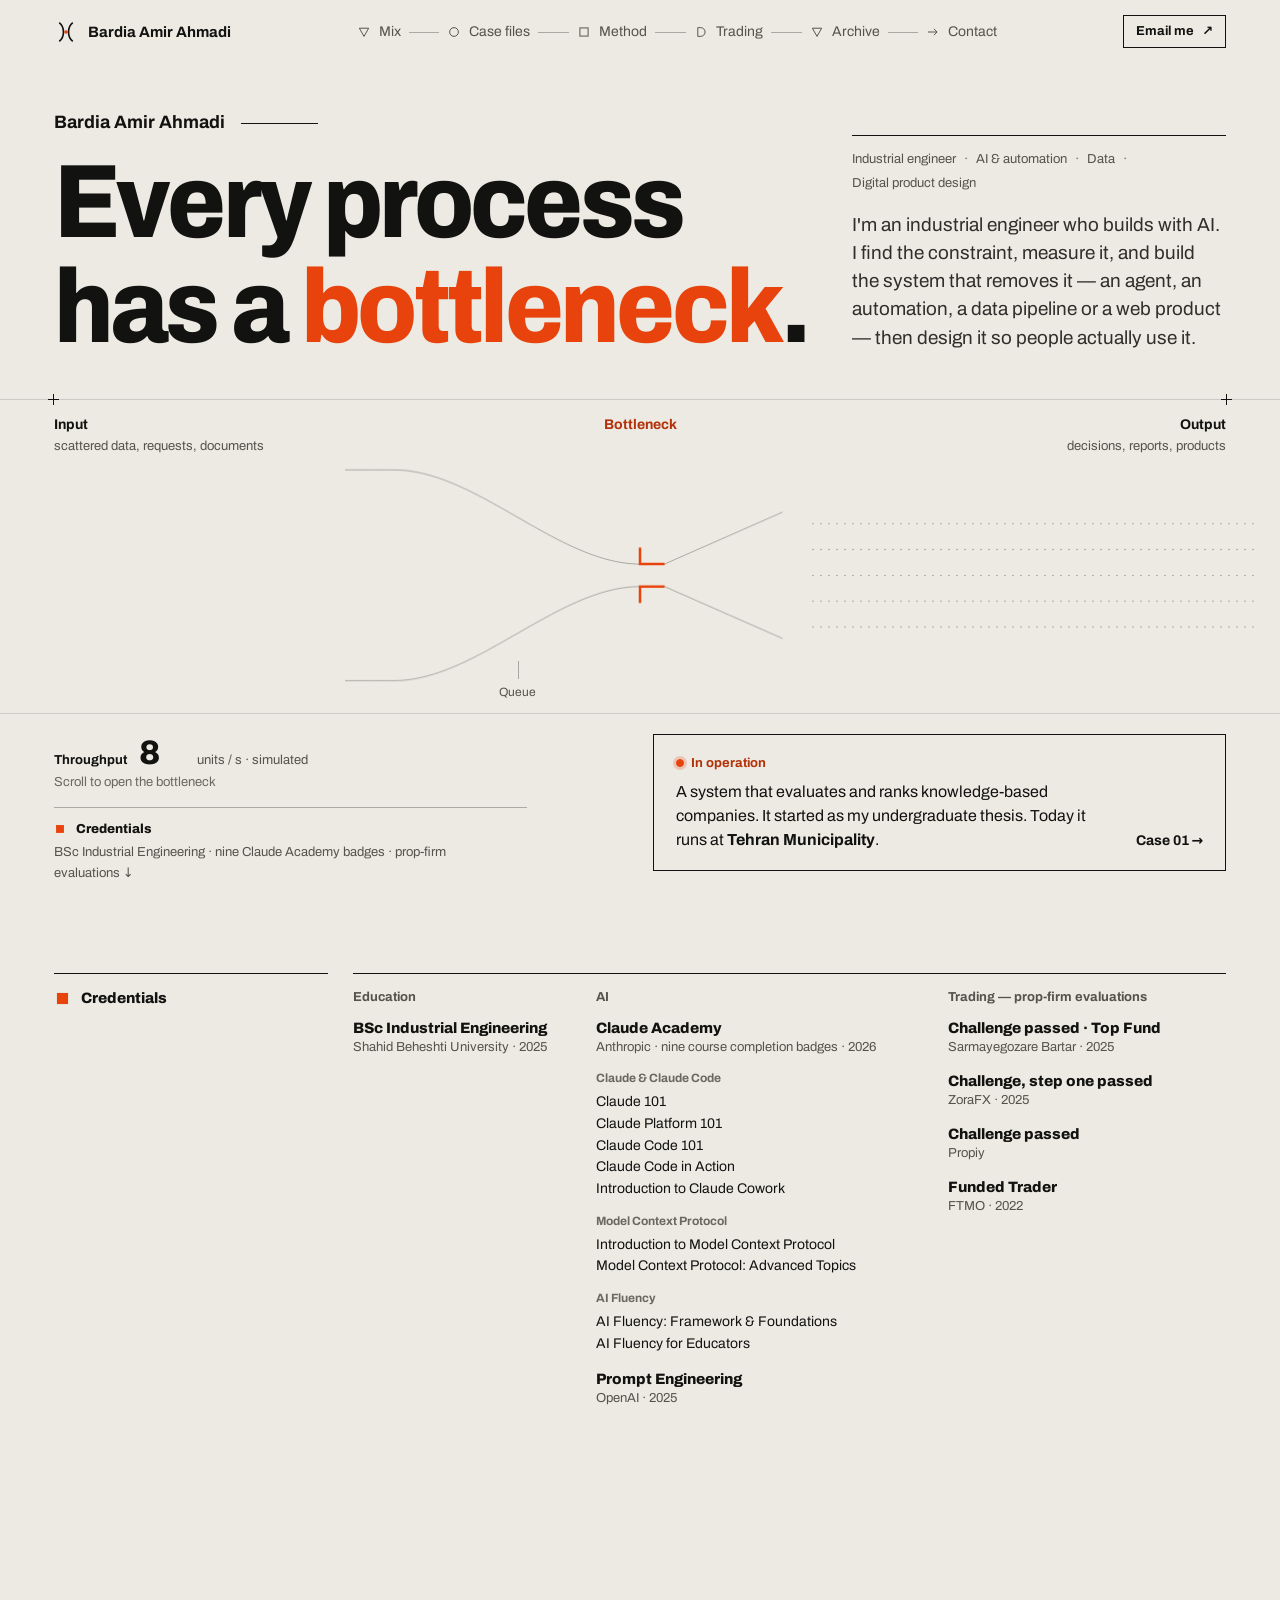
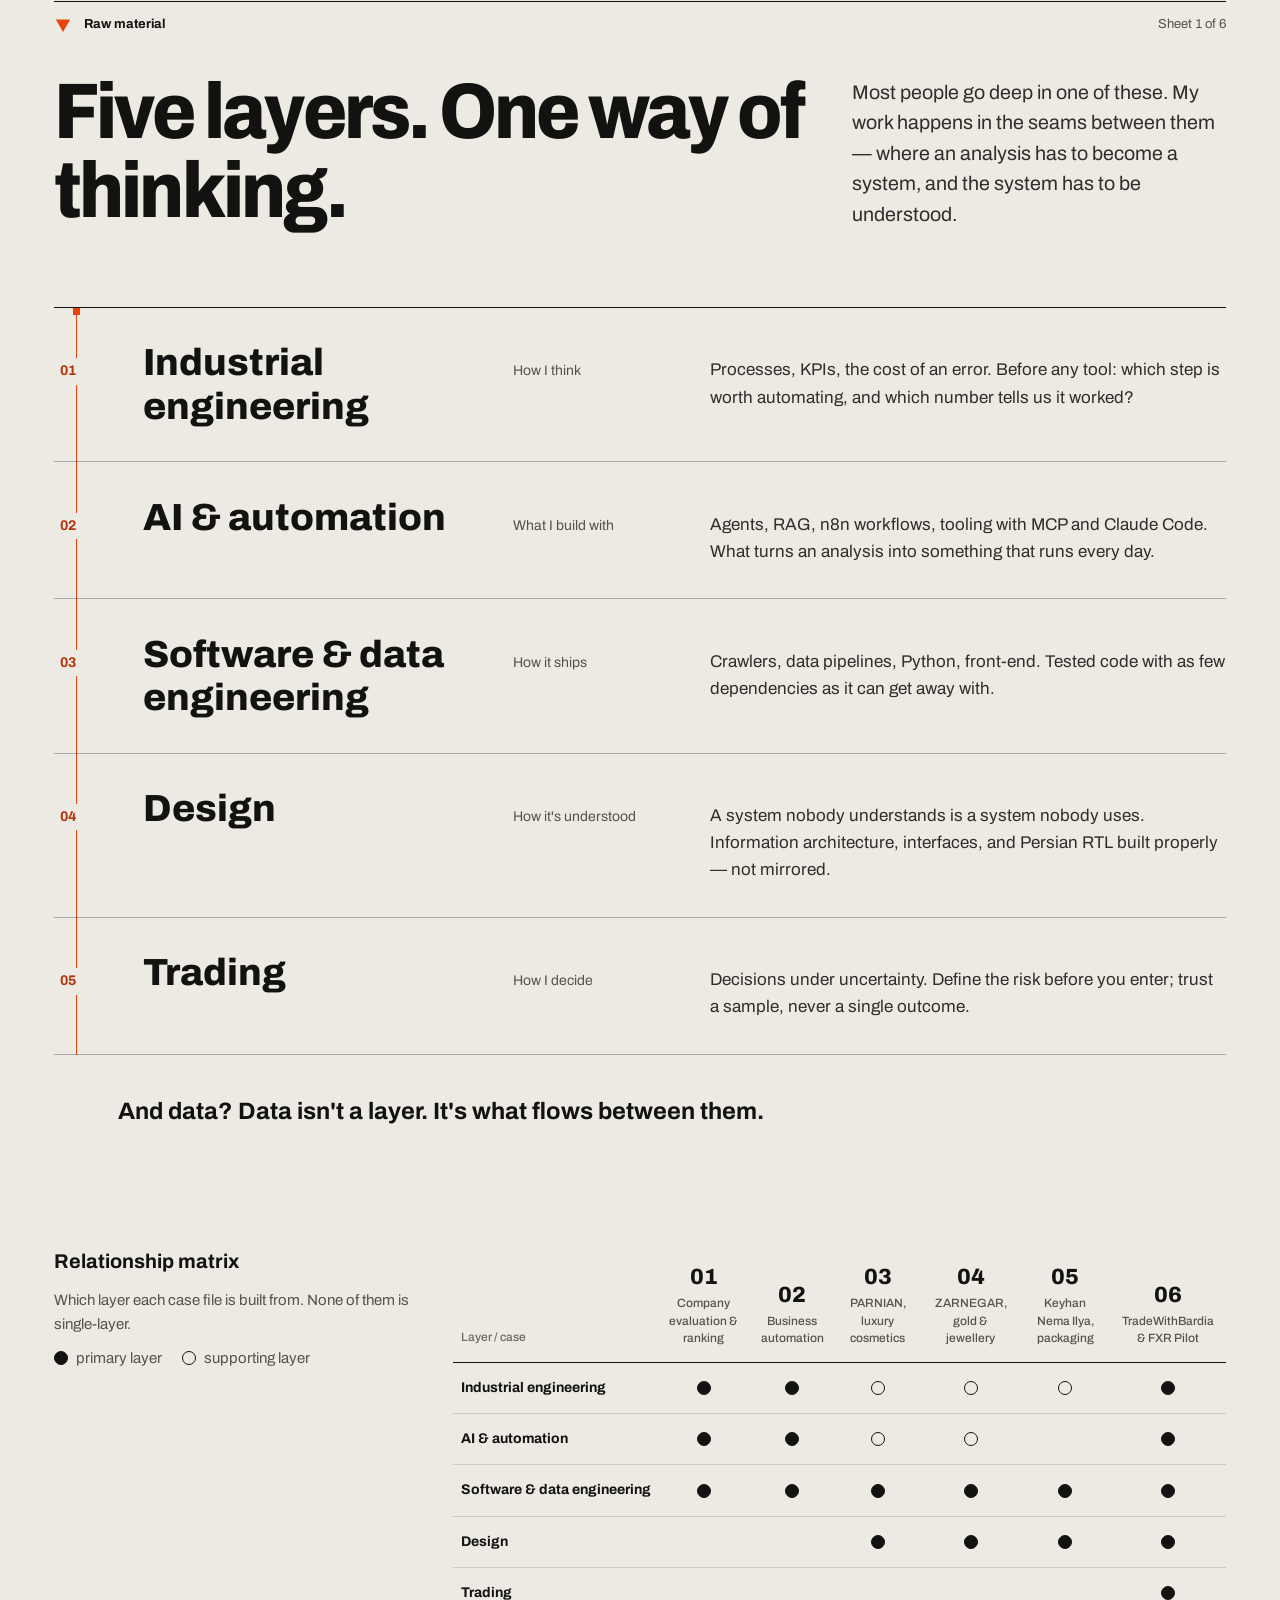
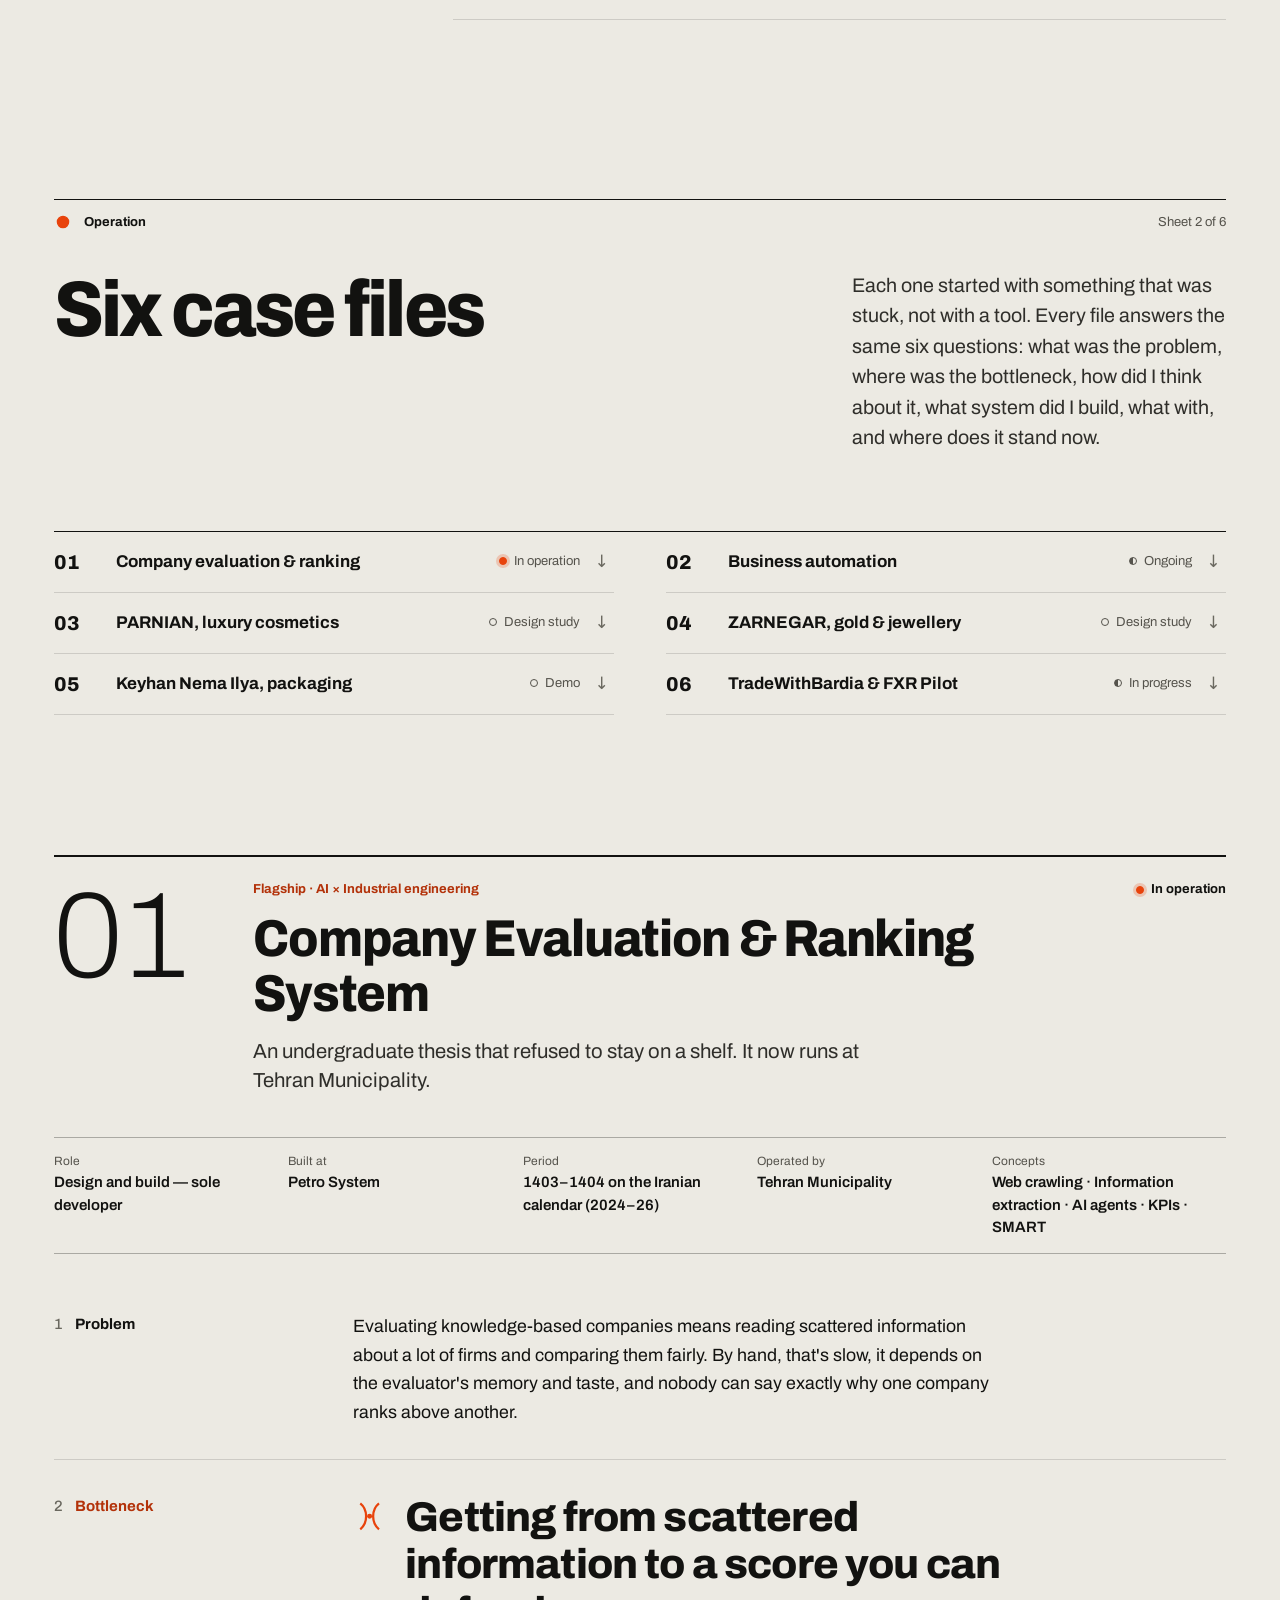
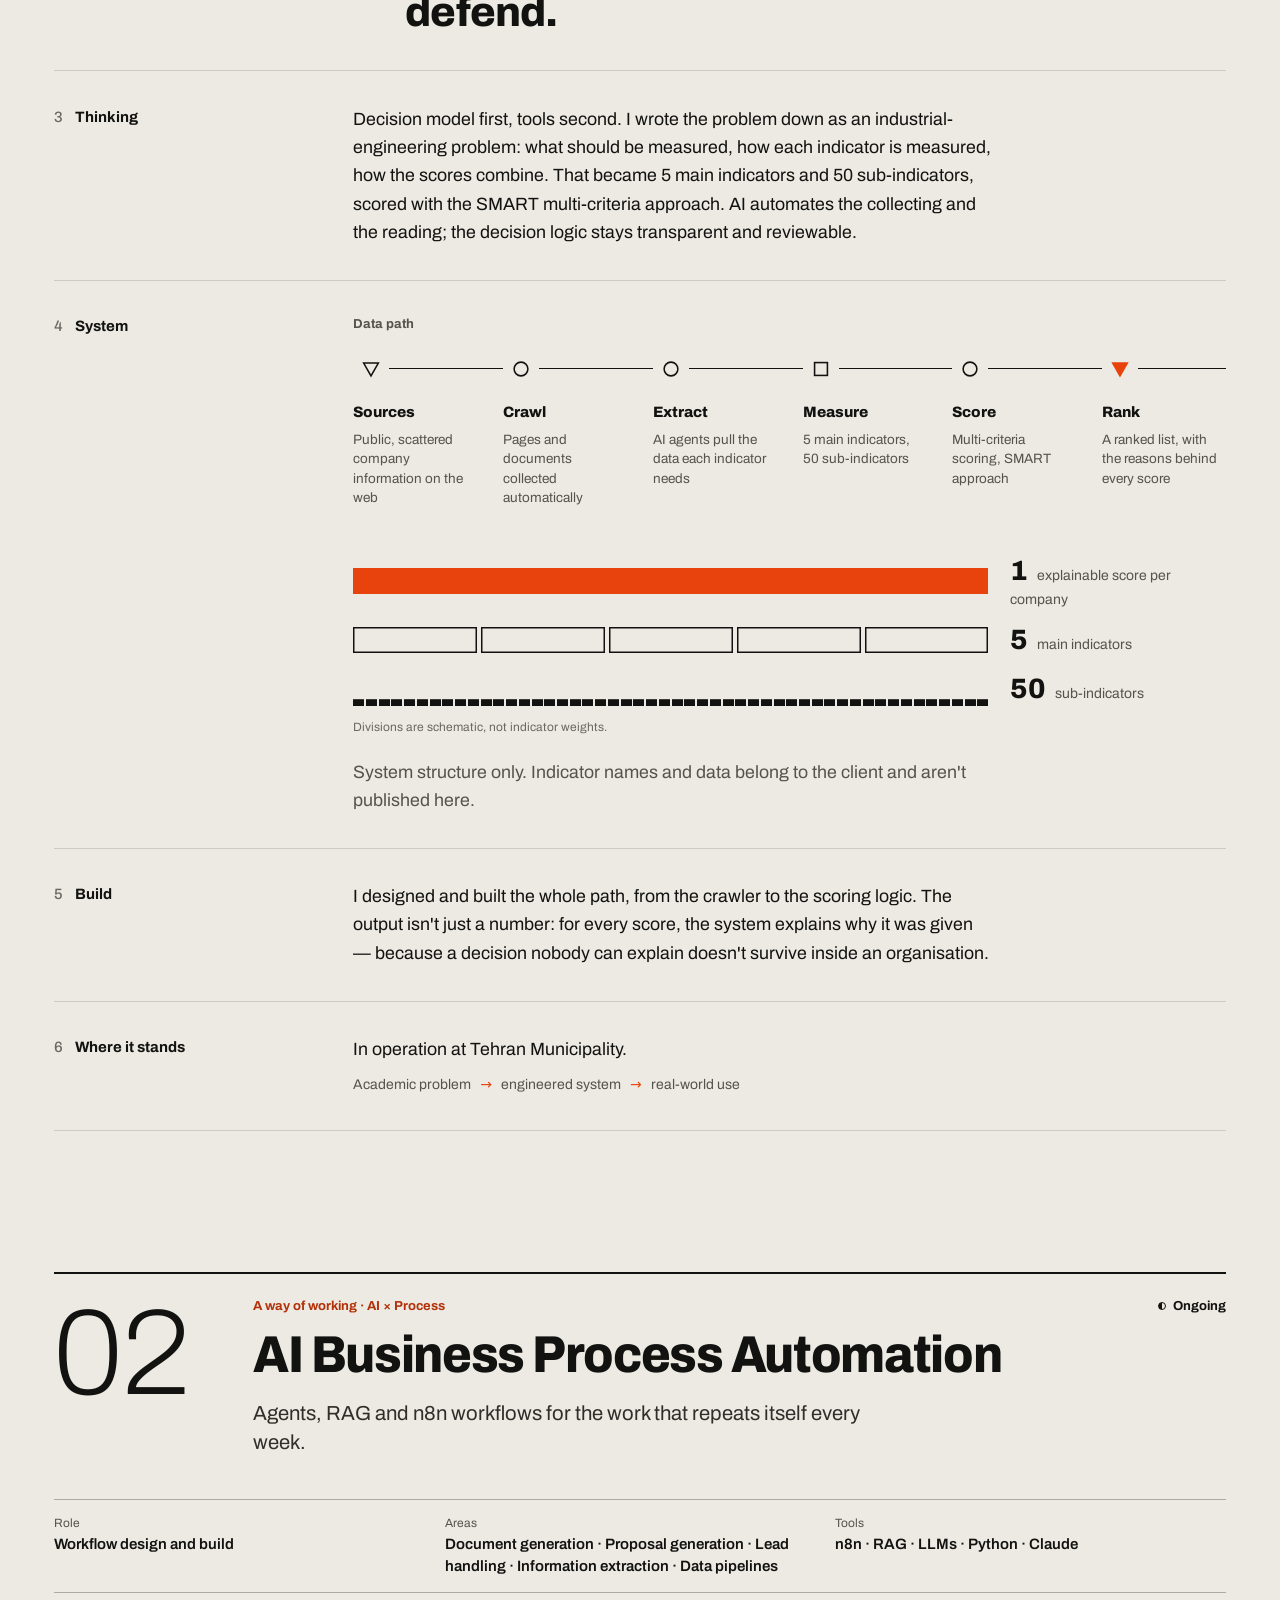
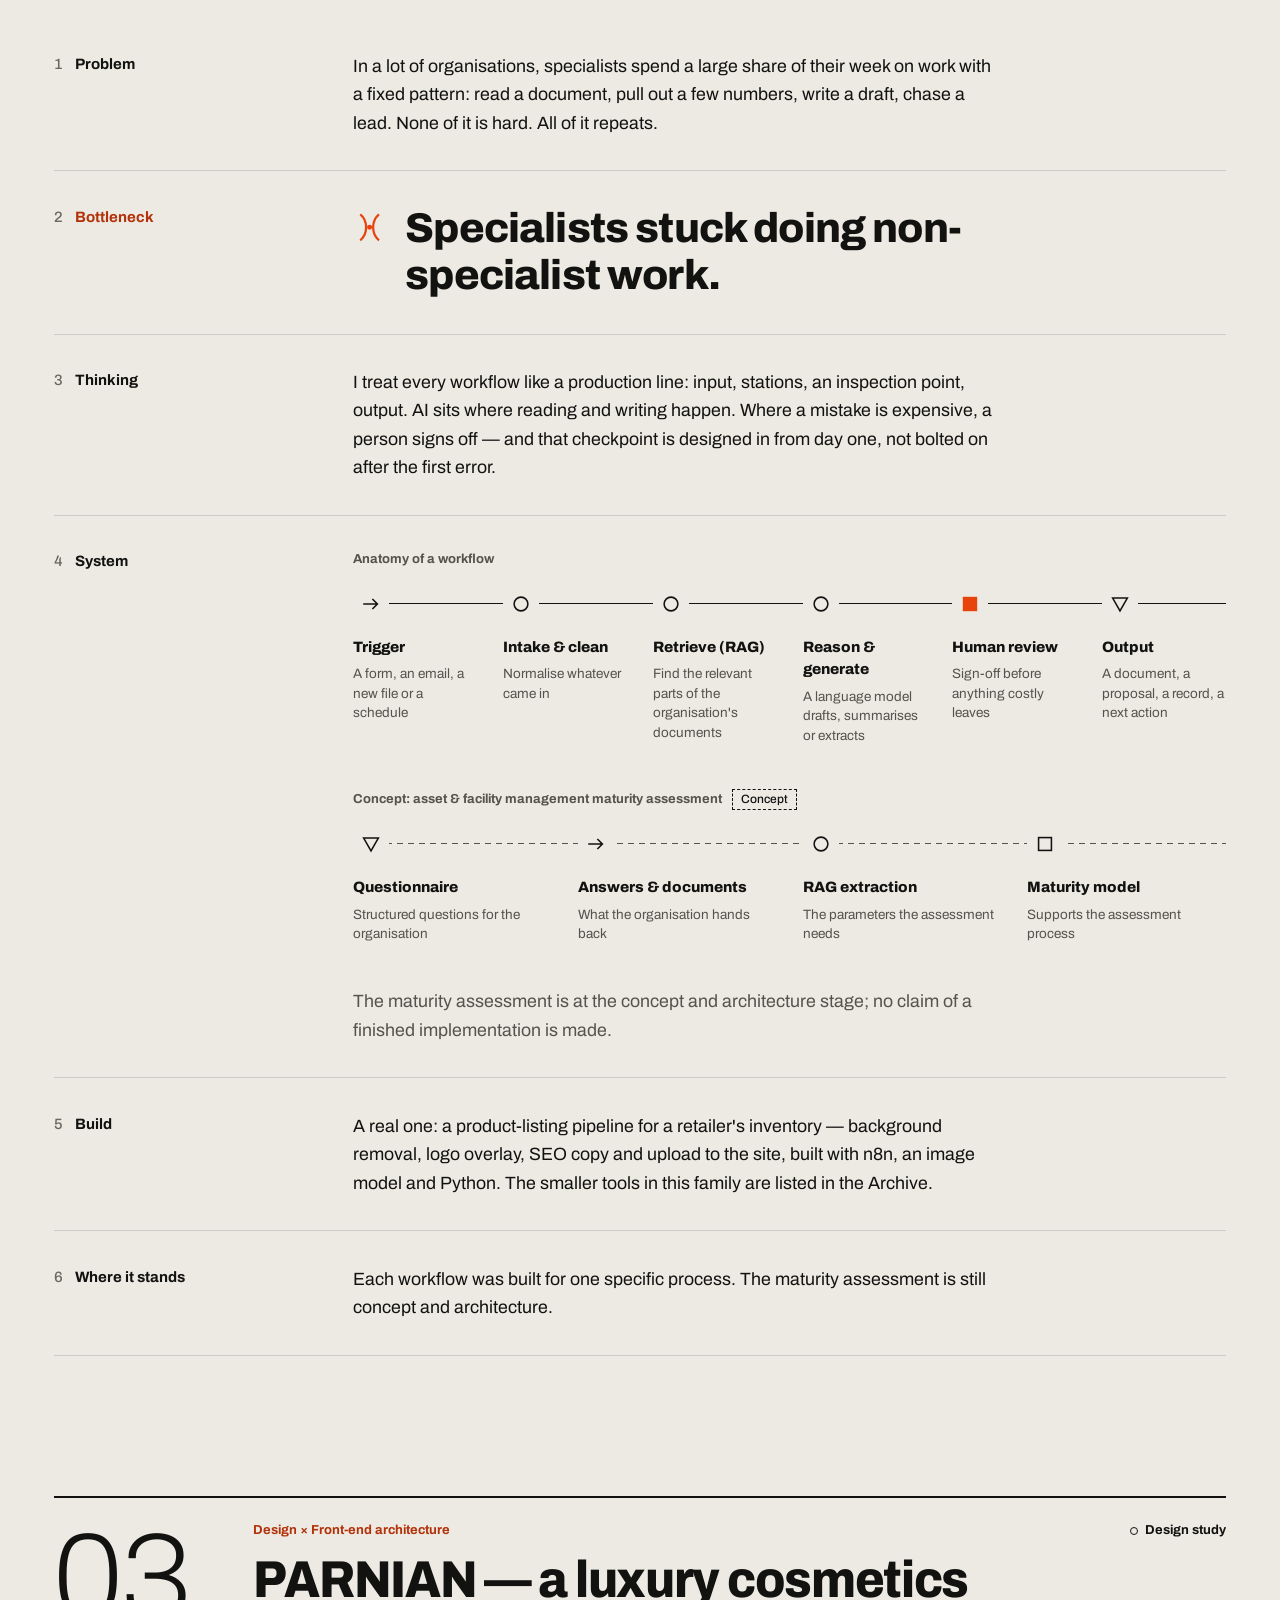
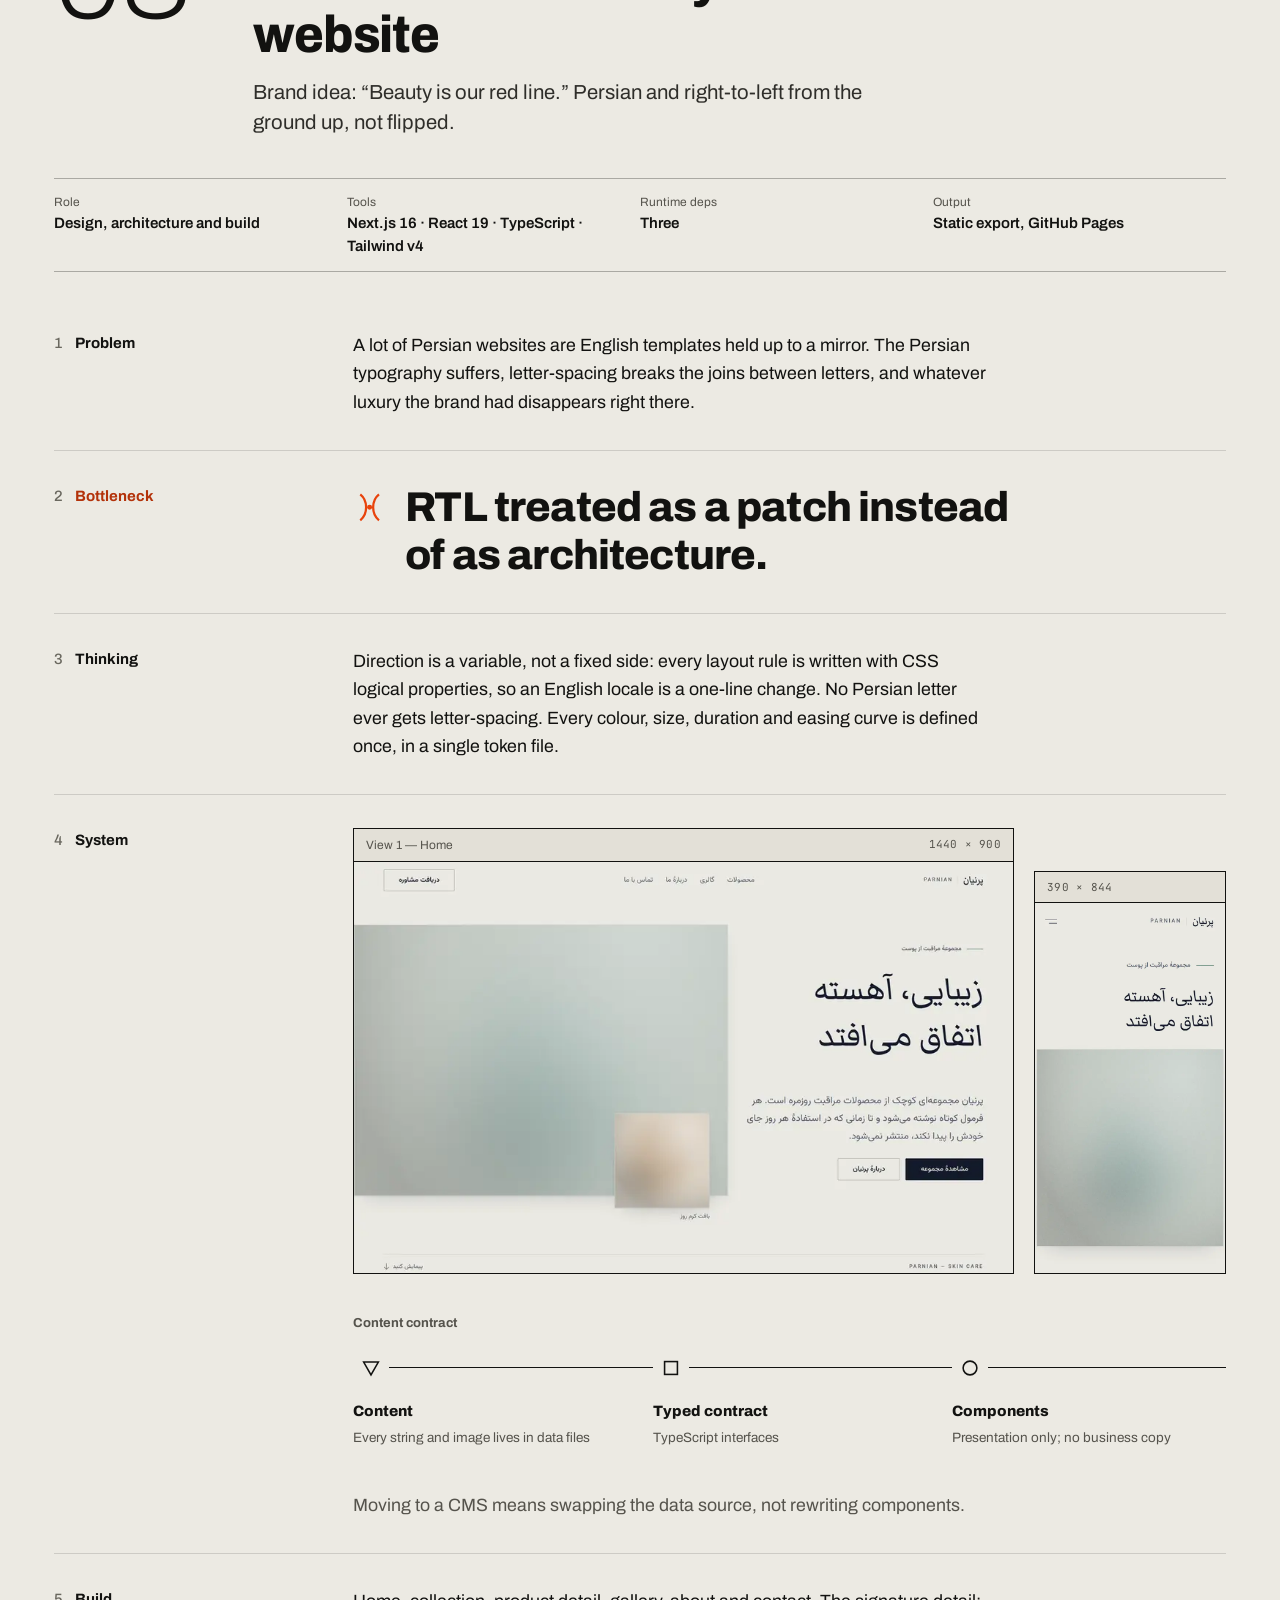
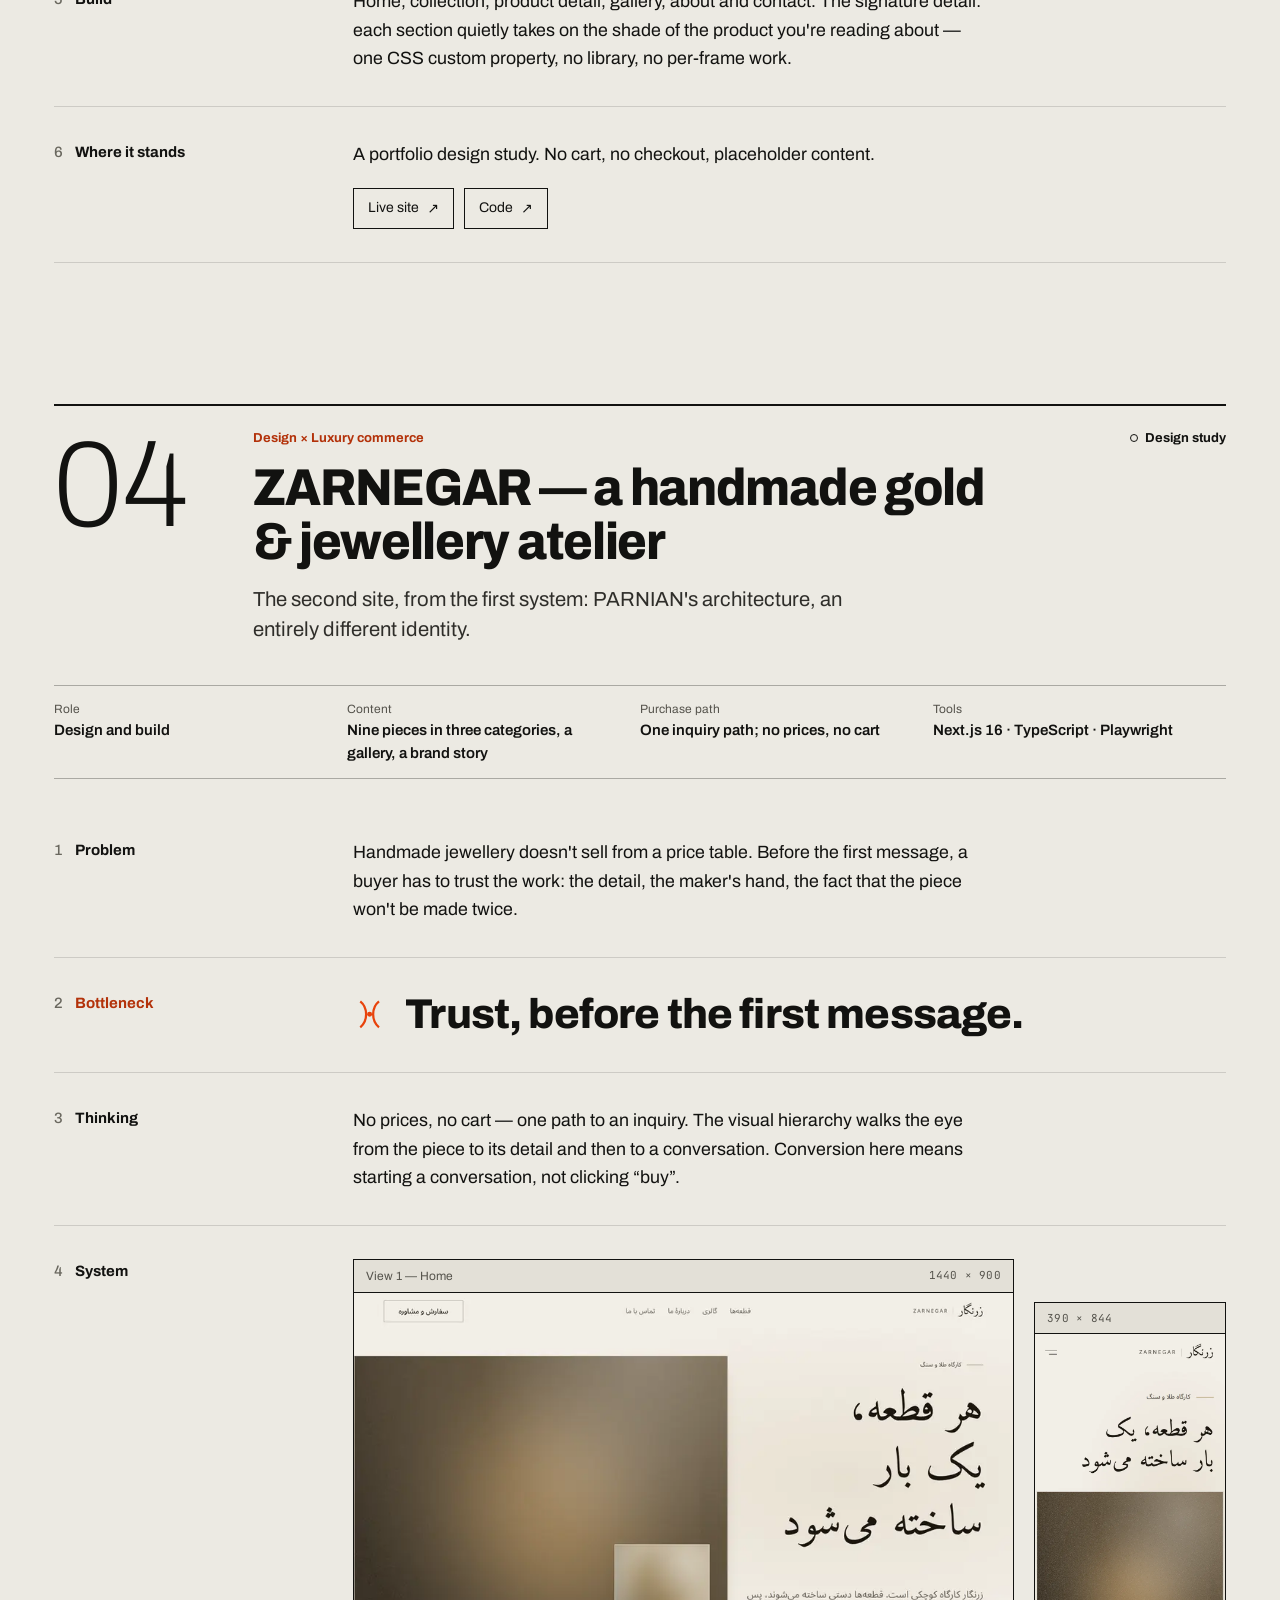
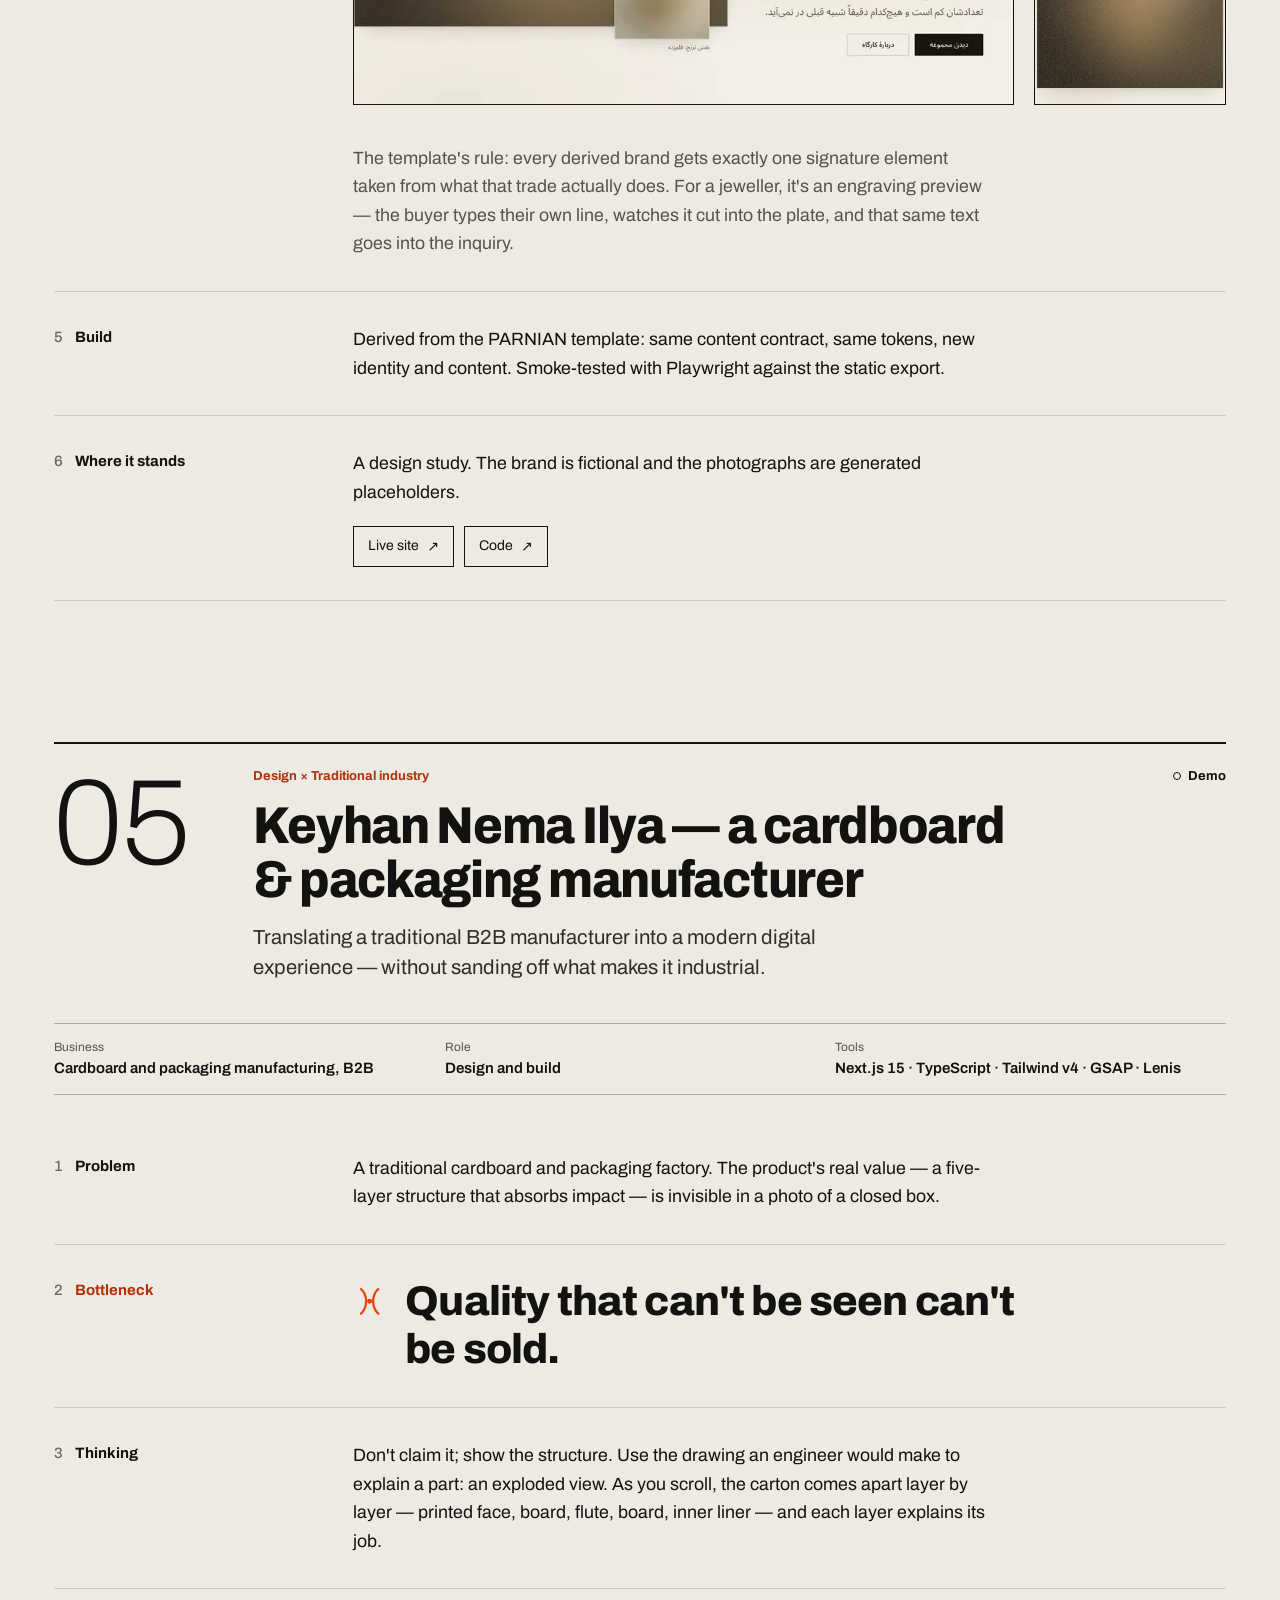
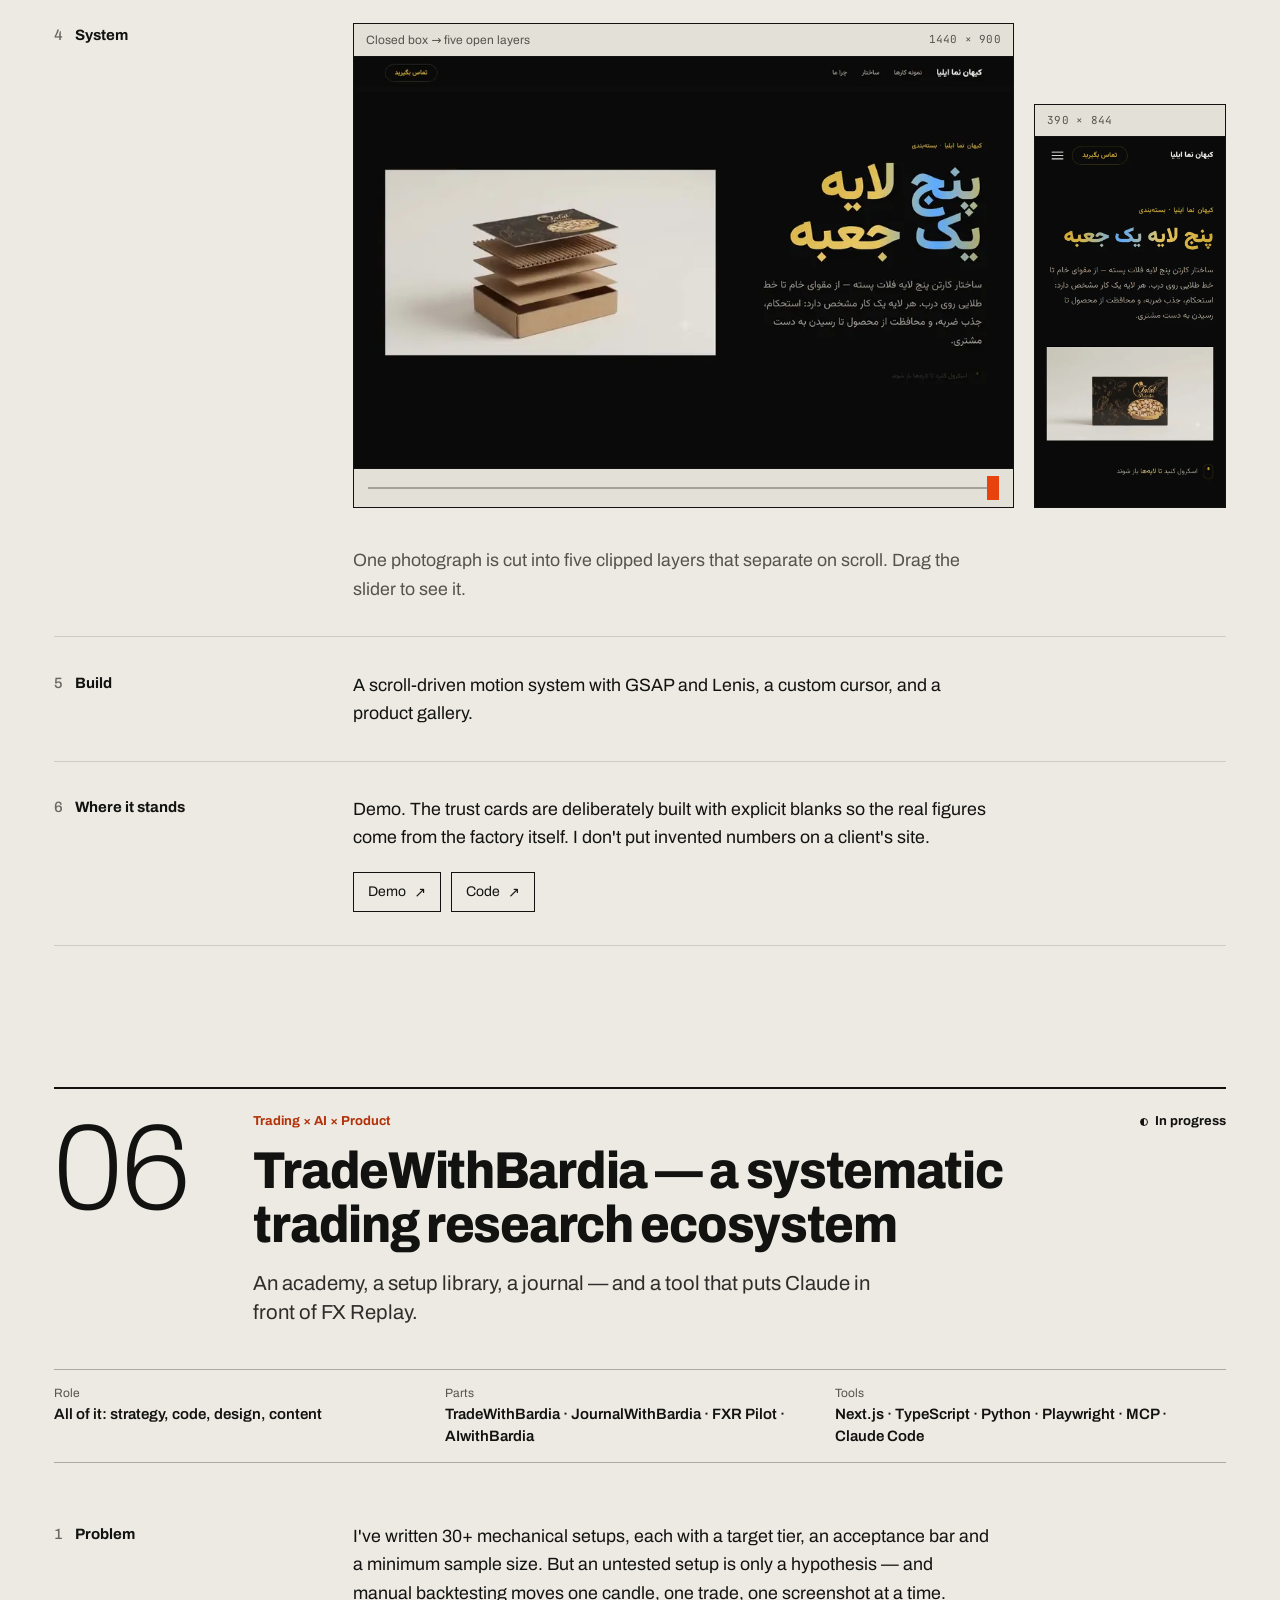
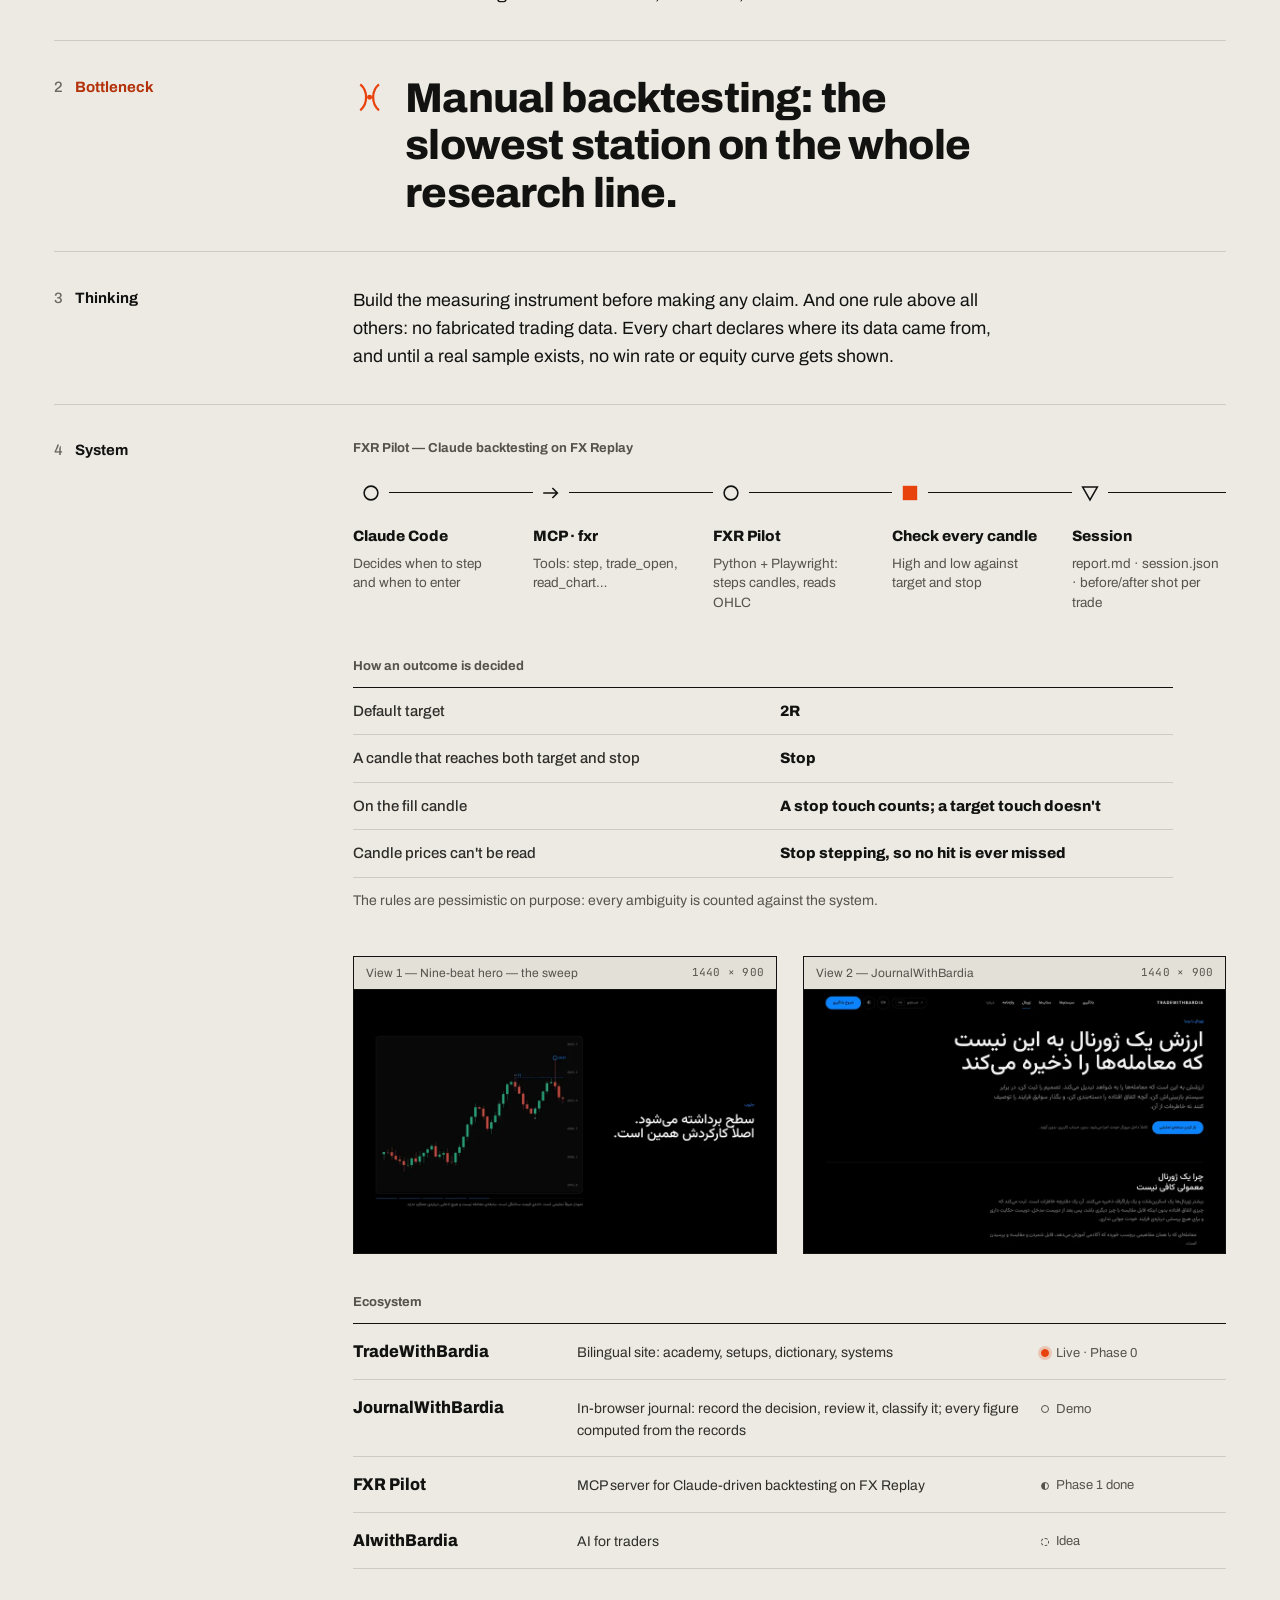
<file: index.html>
<!doctype html>
<html lang="en">
<head>
<meta charset="utf-8">
<meta name="viewport" content="width=device-width, initial-scale=1, viewport-fit=cover">
<title>Bardia Amir Ahmadi — Industrial Engineer building AI agents &amp; automation systems</title>
<meta name="description" content="Bardia Amir Ahmadi is an industrial engineer who finds the bottleneck in a process and builds the system that removes it: AI agents, n8n and RAG automation, data pipelines and web products. His company-evaluation system runs at Tehran Municipality.">
<meta name="author" content="Bardia Amir Ahmadi">
<link rel="canonical" href="https://barry-amirahmadi.github.io/portfolio/">
<meta name="theme-color" content="#ECEAE3">
<meta name="color-scheme" content="light">
<meta property="og:type" content="profile">
<meta property="profile:first_name" content="Bardia">
<meta property="profile:last_name" content="Amir Ahmadi">
<meta property="og:site_name" content="Bardia Amir Ahmadi">
<meta property="og:title" content="Bardia Amir Ahmadi — Industrial Engineer building AI agents &amp; automation systems">
<meta property="og:description" content="Bardia Amir Ahmadi is an industrial engineer who finds the bottleneck in a process and builds the system that removes it: AI agents, n8n and RAG automation, data pipelines and web products. His company-evaluation system runs at Tehran Municipality.">
<meta property="og:url" content="https://barry-amirahmadi.github.io/portfolio/">
<meta property="og:locale" content="en_US">
<meta property="og:image" content="https://barry-amirahmadi.github.io/portfolio/assets/og/og.png">
<meta property="og:image:width" content="1200">
<meta property="og:image:height" content="630">
<meta property="og:image:alt" content="Bardia Amir Ahmadi — Every process has a bottleneck">
<meta name="twitter:card" content="summary_large_image">
<meta name="twitter:title" content="Bardia Amir Ahmadi — Industrial Engineer building AI agents &amp; automation systems">
<meta name="twitter:description" content="Bardia Amir Ahmadi is an industrial engineer who finds the bottleneck in a process and builds the system that removes it: AI agents, n8n and RAG automation, data pipelines and web products. His company-evaluation system runs at Tehran Municipality.">
<meta name="twitter:image" content="https://barry-amirahmadi.github.io/portfolio/assets/og/og.png">
<link rel="icon" href="assets/favicon.svg" type="image/svg+xml">
<link rel="apple-touch-icon" href="assets/apple-touch-icon.png">
<link rel="preload" href="assets/fonts/archivo-latin.woff2" as="font" type="font/woff2" crossorigin>
<link rel="stylesheet" href="assets/css/site.css?v=2511c807">
<script>document.documentElement.classList.add("js")</script>
<script type="module" src="assets/js/main.js?v=1d6043c7"></script>
<script type="application/ld+json">{"@context":"https://schema.org","@graph":[{"@type":"ProfilePage","@id":"https://barry-amirahmadi.github.io/portfolio/#page","url":"https://barry-amirahmadi.github.io/portfolio/","name":"Bardia Amir Ahmadi — Industrial Engineer building AI agents & automation systems","description":"Bardia Amir Ahmadi is an industrial engineer who finds the bottleneck in a process and builds the system that removes it: AI agents, n8n and RAG automation, data pipelines and web products. His company-evaluation system runs at Tehran Municipality.","dateModified":"2026-09-28","mainEntity":{"@id":"https://barry-amirahmadi.github.io/portfolio/#person"},"isPartOf":{"@id":"https://barry-amirahmadi.github.io/portfolio/#website"}},{"@type":"Person","@id":"https://barry-amirahmadi.github.io/portfolio/#person","name":"Bardia Amir Ahmadi","alternateName":["Bardia Amirahmadi","Barry Amirahmadi"],"url":"https://barry-amirahmadi.github.io/portfolio/","jobTitle":"Industrial Engineer, AI Automation & Systems Builder","email":"mailto:bardiaahmadi89@gmail.com","alumniOf":{"@type":"CollegeOrUniversity","name":"Shahid Beheshti University"},"hasCredential":[{"@type":"EducationalOccupationalCredential","credentialCategory":"degree","name":"BSc Industrial Engineering"},{"@type":"EducationalOccupationalCredential","credentialCategory":"certificate","name":"Claude 101","dateCreated":"2026-08-29","recognizedBy":{"@type":"Organization","name":"Anthropic"}},{"@type":"EducationalOccupationalCredential","credentialCategory":"certificate","name":"Claude Platform 101","dateCreated":"2026-08-29","recognizedBy":{"@type":"Organization","name":"Anthropic"}},{"@type":"EducationalOccupationalCredential","credentialCategory":"certificate","name":"Claude Code 101","dateCreated":"2026-08-29","recognizedBy":{"@type":"Organization","name":"Anthropic"}},{"@type":"EducationalOccupationalCredential","credentialCategory":"certificate","name":"Claude Code in Action","dateCreated":"2026-08-29","recognizedBy":{"@type":"Organization","name":"Anthropic"}},{"@type":"EducationalOccupationalCredential","credentialCategory":"certificate","name":"Introduction to Claude Cowork","dateCreated":"2026-08-29","recognizedBy":{"@type":"Organization","name":"Anthropic"}},{"@type":"EducationalOccupationalCredential","credentialCategory":"certificate","name":"Introduction to Model Context Protocol","dateCreated":"2026-08-29","recognizedBy":{"@type":"Organization","name":"Anthropic"}},{"@type":"EducationalOccupationalCredential","credentialCategory":"certificate","name":"Model Context Protocol: Advanced Topics","dateCreated":"2026-08-29","recognizedBy":{"@type":"Organization","name":"Anthropic"}},{"@type":"EducationalOccupationalCredential","credentialCategory":"certificate","name":"AI Fluency: Framework & Foundations","dateCreated":"2026-08-29","recognizedBy":{"@type":"Organization","name":"Anthropic"}},{"@type":"EducationalOccupationalCredential","credentialCategory":"certificate","name":"AI Fluency for Educators","dateCreated":"2026-08-29","recognizedBy":{"@type":"Organization","name":"Anthropic"}},{"@type":"EducationalOccupationalCredential","credentialCategory":"certificate","name":"Prompt Engineering","recognizedBy":{"@type":"Organization","name":"OpenAI"}},{"@type":"EducationalOccupationalCredential","credentialCategory":"certificate","name":"Challenge passed · Top Fund","recognizedBy":{"@type":"Organization","name":"Sarmayegozare Bartar"},"dateCreated":"2025-10-28"},{"@type":"EducationalOccupationalCredential","credentialCategory":"certificate","name":"Challenge, step one passed","recognizedBy":{"@type":"Organization","name":"ZoraFX"},"dateCreated":"2025-07-26"},{"@type":"EducationalOccupationalCredential","credentialCategory":"certificate","name":"Challenge passed","recognizedBy":{"@type":"Organization","name":"Propiy"}},{"@type":"EducationalOccupationalCredential","credentialCategory":"certificate","name":"Funded Trader","recognizedBy":{"@type":"Organization","name":"FTMO"}}],"knowsAbout":["Industrial Engineering","AI Agents","AI Automation","Workflow Automation","n8n","Retrieval-Augmented Generation","Model Context Protocol","Claude Code","Data Analysis","KPI Systems","Multi-criteria Decision Making","Web Crawling","Web Architecture","UX Design","Persian RTL Interfaces","Systematic Trading","Backtesting","Risk Management"],"sameAs":["https://www.linkedin.com/in/barry-amirahmadi","https://github.com/Barry-Amirahmadi"]},{"@type":"WebSite","@id":"https://barry-amirahmadi.github.io/portfolio/#website","url":"https://barry-amirahmadi.github.io/portfolio/","name":"Bardia Amir Ahmadi","inLanguage":"en","publisher":{"@id":"https://barry-amirahmadi.github.io/portfolio/#person"}},{"@type":"ItemList","name":"Six case files","itemListElement":[{"@type":"ListItem","position":1,"item":{"@type":"CreativeWork","name":"Company Evaluation & Ranking System","description":"An undergraduate thesis that refused to stay on a shelf. It now runs at Tehran Municipality.","url":"https://barry-amirahmadi.github.io/portfolio/#case-01","creator":{"@id":"https://barry-amirahmadi.github.io/portfolio/#person"}}},{"@type":"ListItem","position":2,"item":{"@type":"CreativeWork","name":"AI Business Process Automation","description":"Agents, RAG and n8n workflows for the work that repeats itself every week.","url":"https://barry-amirahmadi.github.io/portfolio/#case-02","creator":{"@id":"https://barry-amirahmadi.github.io/portfolio/#person"}}},{"@type":"ListItem","position":3,"item":{"@type":"CreativeWork","name":"PARNIAN — a luxury cosmetics website","description":"Brand idea: “Beauty is our red line.” Persian and right-to-left from the ground up, not flipped.","url":"https://barry-amirahmadi.github.io/portfolio/#case-03","creator":{"@id":"https://barry-amirahmadi.github.io/portfolio/#person"}}},{"@type":"ListItem","position":4,"item":{"@type":"CreativeWork","name":"ZARNEGAR — a handmade gold & jewellery atelier","description":"The second site, from the first system: PARNIAN's architecture, an entirely different identity.","url":"https://barry-amirahmadi.github.io/portfolio/#case-04","creator":{"@id":"https://barry-amirahmadi.github.io/portfolio/#person"}}},{"@type":"ListItem","position":5,"item":{"@type":"CreativeWork","name":"Keyhan Nema Ilya — a cardboard & packaging manufacturer","description":"Translating a traditional B2B manufacturer into a modern digital experience — without sanding off what makes it industrial.","url":"https://barry-amirahmadi.github.io/portfolio/#case-05","creator":{"@id":"https://barry-amirahmadi.github.io/portfolio/#person"}}},{"@type":"ListItem","position":6,"item":{"@type":"CreativeWork","name":"TradeWithBardia — a systematic trading research ecosystem","description":"An academy, a setup library, a journal — and a tool that puts Claude in front of FX Replay.","url":"https://barry-amirahmadi.github.io/portfolio/#case-06","creator":{"@id":"https://barry-amirahmadi.github.io/portfolio/#person"}}}]}]}</script>
</head>
<body>
<svg class="sprite" aria-hidden="true" focusable="false">
<symbol id="s-operation" viewBox="0 0 24 24"><circle cx="12" cy="12" r="7.5"/></symbol>
<symbol id="s-transport" viewBox="0 0 24 24"><path d="M3.5 12h15.5M13.5 6.5 19 12l-5.5 5.5"/></symbol>
<symbol id="s-inspection" viewBox="0 0 24 24"><rect x="5" y="5" width="14" height="14"/></symbol>
<symbol id="s-delay" viewBox="0 0 24 24"><path d="M6.5 4.5h5a7.5 7.5 0 0 1 0 15h-5z"/></symbol>
<symbol id="s-storage" viewBox="0 0 24 24"><path d="M4 5.5h16L12 19.5z"/></symbol>
<symbol id="s-mark" viewBox="0 0 32 32"><path d="M7 3.5c7.5 6 7.5 19 0 25M25 3.5c-7.5 6-7.5 19 0 25"/><circle cx="16" cy="16" r="2.4" style="fill:var(--signal);stroke:none"/></symbol>
</svg>
<a class="skip" href="#main">Skip to content</a>
<header class="site-head" data-head>
  <div class="head-in">
    <a class="brand" href="#top" aria-label="Bardia Amir Ahmadi — back to top"><svg class="mark brand-mark" aria-hidden="true" focusable="false"><use href="#s-mark"/></svg><span class="brand-name">Bardia Amir Ahmadi</span></a>
    <nav class="pnav" aria-label="Site process chart" data-pnav><div class="pnav-in">
      <ol><li><a href="#mix" data-nav="mix"><svg class="sym sym-storage" aria-hidden="true" focusable="false"><use href="#s-storage"/></svg><span class="pnav-label">Mix</span><span class="vh"> — Raw material</span></a></li><li><a href="#work" data-nav="work"><svg class="sym sym-operation" aria-hidden="true" focusable="false"><use href="#s-operation"/></svg><span class="pnav-label">Case files</span><span class="vh"> — Operation</span></a></li><li><a href="#method" data-nav="method"><svg class="sym sym-inspection" aria-hidden="true" focusable="false"><use href="#s-inspection"/></svg><span class="pnav-label">Method</span><span class="vh"> — Inspection</span></a></li><li><a href="#trading" data-nav="trading"><svg class="sym sym-delay" aria-hidden="true" focusable="false"><use href="#s-delay"/></svg><span class="pnav-label">Trading</span><span class="vh"> — Delay</span></a></li><li><a href="#archive" data-nav="archive"><svg class="sym sym-storage" aria-hidden="true" focusable="false"><use href="#s-storage"/></svg><span class="pnav-label">Archive</span><span class="vh"> — Storage</span></a></li><li><a href="#contact" data-nav="contact"><svg class="sym sym-transport" aria-hidden="true" focusable="false"><use href="#s-transport"/></svg><span class="pnav-label">Contact</span><span class="vh"> — Transport</span></a></li></ol>
      <span class="pnav-line" aria-hidden="true"><span class="pnav-fill" data-progress></span></span>
    </div></nav>
    <a class="head-cta" href="mailto:bardiaahmadi89@gmail.com">Email me<span class="arr" aria-hidden="true">↗</span></a>
  </div>
</header>
<main id="main">
<section class="hero" id="top" aria-labelledby="hero-title">
  <div class="wrap hero-top">
    <h1 class="hero-h1" id="hero-title"><span class="h1-name">Bardia Amir Ahmadi</span> <span class="h1-claim">Every process<br>has a <em>bottleneck</em>.</span></h1>
    <div class="hero-aside">
      <ul class="hero-roles"><li>Industrial engineer</li><li>AI & automation</li><li>Data</li><li>Digital product design</li></ul>
      <p class="hero-lead">I'm an industrial engineer who builds with AI. I find the constraint, measure it, and build the system that removes it — an agent, an automation, a data pipeline or a web product — then design it so people actually use it.</p>
    </div>
  </div>
  <figure class="flow" data-flow>
    <canvas class="flow-canvas" aria-hidden="true"></canvas>
    <figcaption class="flow-cap">
      <span class="flow-l flow-l--in"><b>Input</b><span>scattered data, requests, documents</span></span>
      <span class="flow-l flow-l--gate"><b>Bottleneck</b></span>
      <span class="flow-l flow-l--queue">Queue</span>
      <span class="flow-l flow-l--out"><b>Output</b><span>decisions, reports, products</span></span>
    </figcaption>
  </figure>
  <div class="wrap hero-foot">
    <div class="hero-foot-l">
      <p class="meter"><span class="meter-k">Throughput</span><output class="meter-v" data-meter>—</output><span class="meter-u">units / s · simulated</span><span class="meter-hint">Scroll to open the bottleneck</span></p>
      <a class="hero-creds" href="#credentials"><svg class="sym sym-inspection is-fill" aria-hidden="true" focusable="false"><use href="#s-inspection"/></svg><span class="hc-k">Credentials</span><span class="hc-v">BSc Industrial Engineering · nine Claude Academy badges · prop-firm <span class="nw">evaluations <span class="arr" aria-hidden="true">↓</span></span></span></a>
    </div>
    <a class="proof" href="#case-01">
      <span class="proof-label"><i class="dot dot--live" aria-hidden="true"></i>In operation</span>
      <span class="proof-text">A system that evaluates and ranks knowledge-based companies. It started as my undergraduate thesis. Today it runs at <strong>Tehran Municipality</strong>.</span>
      <span class="proof-link">Case 01 <span class="arr" aria-hidden="true">→</span></span>
    </a>
  </div>
</section>
<section class="cband" id="credentials" aria-labelledby="credentials-title">
  <div class="wrap cband-in">
    <h2 class="cband-t" id="credentials-title"><svg class="sym sym-inspection is-fill" aria-hidden="true" focusable="false"><use href="#s-inspection"/></svg>Credentials</h2>
    <div class="cband-grid"><section class="cband-col"><h3 class="cband-h">Education</h3><ul class="cb-list"><li><span class="cb-t">BSc Industrial Engineering</span><span class="cb-o">Shahid Beheshti University · 2025</span></li></ul></section><section class="cband-col"><h3 class="cband-h">AI</h3><ul class="cb-list"><li class="cb-group"><span class="cb-t">Claude Academy</span><span class="cb-o">Anthropic · nine course completion badges · 2026</span><p class="cb-track">Claude &amp; Claude Code</p><ul class="cb-badges"><li><span>Claude 101</span></li><li><span>Claude Platform 101</span></li><li><span>Claude Code 101</span></li><li><span>Claude Code in Action</span></li><li><span>Introduction to Claude Cowork</span></li></ul><p class="cb-track">Model Context Protocol</p><ul class="cb-badges"><li><span>Introduction to Model Context Protocol</span></li><li><span>Model Context Protocol: Advanced Topics</span></li></ul><p class="cb-track">AI Fluency</p><ul class="cb-badges"><li><span>AI Fluency: Framework &amp; Foundations</span></li><li><span>AI Fluency for Educators</span></li></ul></li><li><span class="cb-t">Prompt Engineering</span><span class="cb-o">OpenAI · 2025</span></li></ul></section><section class="cband-col"><h3 class="cband-h">Trading — prop-firm evaluations</h3><ul class="cb-list"><li><span class="cb-t">Challenge passed · Top Fund</span><span class="cb-o">Sarmayegozare Bartar · 2025</span></li><li><span class="cb-t">Challenge, step one passed</span><span class="cb-o">ZoraFX · 2025</span></li><li><span class="cb-t">Challenge passed</span><span class="cb-o">Propiy</span></li><li><span class="cb-t">Funded Trader</span><span class="cb-o">FTMO · 2022</span></li></ul></section></div>
  </div>
</section>
<section class="sec sec-mix" id="mix" aria-labelledby="mix-title">
  <header class="sec-head wrap">
    <p class="sec-tag"><svg class="sym sym-storage is-fill" aria-hidden="true" focusable="false"><use href="#s-storage"/></svg><span class="sec-term">Raw material</span><span class="sec-sheet">Sheet 1 of 6</span></p>
    <h2 class="sec-title" id="mix-title">Five layers. One way of thinking.</h2>
    <p class="sec-intro">Most people go deep in one of these. My work happens in the seams between them — where an analysis has to become a system, and the system has to be understood.</p>
  </header>
  <div class="wrap">
    <ol class="layers"><li class="layer" data-layer="ie">
      <span class="layer-no">01</span>
      <h3 class="layer-name">Industrial engineering</h3>
      <p class="layer-role">How I think</p>
      <p class="layer-text">Processes, KPIs, the cost of an error. Before any tool: which step is worth automating, and which number tells us it worked?</p>
    </li><li class="layer" data-layer="ai">
      <span class="layer-no">02</span>
      <h3 class="layer-name">AI & automation</h3>
      <p class="layer-role">What I build with</p>
      <p class="layer-text">Agents, RAG, n8n workflows, tooling with MCP and Claude Code. What turns an analysis into something that runs every day.</p>
    </li><li class="layer" data-layer="eng">
      <span class="layer-no">03</span>
      <h3 class="layer-name">Software & data engineering</h3>
      <p class="layer-role">How it ships</p>
      <p class="layer-text">Crawlers, data pipelines, Python, front-end. Tested code with as few dependencies as it can get away with.</p>
    </li><li class="layer" data-layer="design">
      <span class="layer-no">04</span>
      <h3 class="layer-name">Design</h3>
      <p class="layer-role">How it's understood</p>
      <p class="layer-text">A system nobody understands is a system nobody uses. Information architecture, interfaces, and Persian RTL built properly — not mirrored.</p>
    </li><li class="layer" data-layer="trading">
      <span class="layer-no">05</span>
      <h3 class="layer-name">Trading</h3>
      <p class="layer-role">How I decide</p>
      <p class="layer-text">Decisions under uncertainty. Define the risk before you enter; trust a sample, never a single outcome.</p>
    </li></ol>
    <p class="mix-data">And data? Data isn't a layer. It's what flows between them.</p>
    <figure class="matrix-fig">
      <figcaption class="matrix-cap">
        <h3>Relationship matrix</h3>
        <p>Which layer each case file is built from. None of them is single-layer.</p>
        <p class="matrix-key"><span><span class="m-dot m-dot--p" aria-hidden="true"></span>primary layer</span><span><span class="m-dot m-dot--s" aria-hidden="true"></span>supporting layer</span></p>
      </figcaption>
      <div class="matrix-scroll">
        <table class="matrix">
          <thead><tr><th scope="col" class="m-corner">Layer / case</th><th scope="col" data-c="01"><a href="#case-01"><span class="m-no">01</span><span class="m-name">Company evaluation & ranking</span></a></th><th scope="col" data-c="02"><a href="#case-02"><span class="m-no">02</span><span class="m-name">Business automation</span></a></th><th scope="col" data-c="03"><a href="#case-03"><span class="m-no">03</span><span class="m-name">PARNIAN, luxury cosmetics</span></a></th><th scope="col" data-c="04"><a href="#case-04"><span class="m-no">04</span><span class="m-name">ZARNEGAR, gold & jewellery</span></a></th><th scope="col" data-c="05"><a href="#case-05"><span class="m-no">05</span><span class="m-name">Keyhan Nema Ilya, packaging</span></a></th><th scope="col" data-c="06"><a href="#case-06"><span class="m-no">06</span><span class="m-name">TradeWithBardia & FXR Pilot</span></a></th></tr></thead>
          <tbody><tr><th scope="row">Industrial engineering</th><td data-c="01"><span class="m-dot m-dot--p" aria-hidden="true"></span><span class="vh">primary layer</span></td><td data-c="02"><span class="m-dot m-dot--p" aria-hidden="true"></span><span class="vh">primary layer</span></td><td data-c="03"><span class="m-dot m-dot--s" aria-hidden="true"></span><span class="vh">supporting layer</span></td><td data-c="04"><span class="m-dot m-dot--s" aria-hidden="true"></span><span class="vh">supporting layer</span></td><td data-c="05"><span class="m-dot m-dot--s" aria-hidden="true"></span><span class="vh">supporting layer</span></td><td data-c="06"><span class="m-dot m-dot--p" aria-hidden="true"></span><span class="vh">primary layer</span></td></tr><tr><th scope="row">AI & automation</th><td data-c="01"><span class="m-dot m-dot--p" aria-hidden="true"></span><span class="vh">primary layer</span></td><td data-c="02"><span class="m-dot m-dot--p" aria-hidden="true"></span><span class="vh">primary layer</span></td><td data-c="03"><span class="m-dot m-dot--s" aria-hidden="true"></span><span class="vh">supporting layer</span></td><td data-c="04"><span class="m-dot m-dot--s" aria-hidden="true"></span><span class="vh">supporting layer</span></td><td data-c="05"><span class="vh">—</span></td><td data-c="06"><span class="m-dot m-dot--p" aria-hidden="true"></span><span class="vh">primary layer</span></td></tr><tr><th scope="row">Software & data engineering</th><td data-c="01"><span class="m-dot m-dot--p" aria-hidden="true"></span><span class="vh">primary layer</span></td><td data-c="02"><span class="m-dot m-dot--p" aria-hidden="true"></span><span class="vh">primary layer</span></td><td data-c="03"><span class="m-dot m-dot--p" aria-hidden="true"></span><span class="vh">primary layer</span></td><td data-c="04"><span class="m-dot m-dot--p" aria-hidden="true"></span><span class="vh">primary layer</span></td><td data-c="05"><span class="m-dot m-dot--p" aria-hidden="true"></span><span class="vh">primary layer</span></td><td data-c="06"><span class="m-dot m-dot--p" aria-hidden="true"></span><span class="vh">primary layer</span></td></tr><tr><th scope="row">Design</th><td data-c="01"><span class="vh">—</span></td><td data-c="02"><span class="vh">—</span></td><td data-c="03"><span class="m-dot m-dot--p" aria-hidden="true"></span><span class="vh">primary layer</span></td><td data-c="04"><span class="m-dot m-dot--p" aria-hidden="true"></span><span class="vh">primary layer</span></td><td data-c="05"><span class="m-dot m-dot--p" aria-hidden="true"></span><span class="vh">primary layer</span></td><td data-c="06"><span class="m-dot m-dot--p" aria-hidden="true"></span><span class="vh">primary layer</span></td></tr><tr><th scope="row">Trading</th><td data-c="01"><span class="vh">—</span></td><td data-c="02"><span class="vh">—</span></td><td data-c="03"><span class="vh">—</span></td><td data-c="04"><span class="vh">—</span></td><td data-c="05"><span class="vh">—</span></td><td data-c="06"><span class="m-dot m-dot--p" aria-hidden="true"></span><span class="vh">primary layer</span></td></tr></tbody>
        </table>
      </div>
    </figure>
  </div>
</section>
<section class="sec sec-work" id="work" aria-labelledby="work-title">
  <header class="sec-head wrap">
    <p class="sec-tag"><svg class="sym sym-operation is-fill" aria-hidden="true" focusable="false"><use href="#s-operation"/></svg><span class="sec-term">Operation</span><span class="sec-sheet">Sheet 2 of 6</span></p>
    <h2 class="sec-title" id="work-title">Six case files</h2>
    <p class="sec-intro">Each one started with something that was stuck, not with a tool. Every file answers the same six questions: what was the problem, where was the bottleneck, how did I think about it, what system did I build, what with, and where does it stand now.</p>
  </header>
  <div class="wrap">
    <ol class="case-index"><li><a href="#case-01"><span class="ci-no">01</span><span class="ci-t">Company evaluation & ranking</span><span class="ci-s"><i class="dot dot--live" aria-hidden="true"></i>In operation</span><span class="arr" aria-hidden="true">↓</span></a></li><li><a href="#case-02"><span class="ci-no">02</span><span class="ci-t">Business automation</span><span class="ci-s"><i class="dot dot--ongoing" aria-hidden="true"></i>Ongoing</span><span class="arr" aria-hidden="true">↓</span></a></li><li><a href="#case-03"><span class="ci-no">03</span><span class="ci-t">PARNIAN, luxury cosmetics</span><span class="ci-s"><i class="dot dot--demo" aria-hidden="true"></i>Design study</span><span class="arr" aria-hidden="true">↓</span></a></li><li><a href="#case-04"><span class="ci-no">04</span><span class="ci-t">ZARNEGAR, gold & jewellery</span><span class="ci-s"><i class="dot dot--demo" aria-hidden="true"></i>Design study</span><span class="arr" aria-hidden="true">↓</span></a></li><li><a href="#case-05"><span class="ci-no">05</span><span class="ci-t">Keyhan Nema Ilya, packaging</span><span class="ci-s"><i class="dot dot--demo" aria-hidden="true"></i>Demo</span><span class="arr" aria-hidden="true">↓</span></a></li><li><a href="#case-06"><span class="ci-no">06</span><span class="ci-t">TradeWithBardia & FXR Pilot</span><span class="ci-s"><i class="dot dot--ongoing" aria-hidden="true"></i>In progress</span><span class="arr" aria-hidden="true">↓</span></a></li></ol>
  </div>
  <article class="case case--flagship" id="case-01" aria-labelledby="case-01-t">
  <div class="wrap">
    <header class="case-head">
      <p class="case-no" aria-hidden="true">01</p>
      <div class="case-titles">
        <p class="case-kicker"><span class="vh">Case 01 — </span>Flagship · AI × Industrial engineering</p>
        <h3 class="case-title" id="case-01-t">Company Evaluation & Ranking System</h3>
        <p class="case-sub">An undergraduate thesis that refused to stay on a shelf. It now runs at Tehran Municipality.</p>
      </div>
      <p class="case-status"><span class="vh">Status: </span><i class="dot dot--live" aria-hidden="true"></i>In operation</p>
    </header>
    <dl class="case-specs"><div><dt>Role</dt><dd>Design and build — sole developer</dd></div><div><dt>Built at</dt><dd>Petro System</dd></div><div><dt>Period</dt><dd>1403–1404 on the Iranian calendar (2024–26)</dd></div><div><dt>Operated by</dt><dd>Tehran Municipality</dd></div><div><dt>Concepts</dt><dd>Web crawling · Information extraction · AI agents · KPIs · SMART</dd></div></dl>
    <div class="case-rows">
      <section class="crow crow--problem">
        <h4 class="crow-label"><span class="crow-i">1</span>Problem</h4>
        <div class="crow-body"><p>Evaluating knowledge-based companies means reading scattered information about a lot of firms and comparing them fairly. By hand, that's slow, it depends on the evaluator's memory and taste, and nobody can say exactly why one company ranks above another.</p></div>
      </section>
      <section class="crow crow--bottleneck">
        <h4 class="crow-label"><span class="crow-i">2</span>Bottleneck</h4>
        <div class="crow-body"><p class="bn"><svg class="mark bn-mark" aria-hidden="true" focusable="false"><use href="#s-mark"/></svg><span>Getting from scattered information to a score you can defend.</span></p></div>
      </section>
      <section class="crow crow--thinking">
        <h4 class="crow-label"><span class="crow-i">3</span>Thinking</h4>
        <div class="crow-body"><p>Decision model first, tools second. I wrote the problem down as an industrial-engineering problem: what should be measured, how each indicator is measured, how the scores combine. That became 5 main indicators and 50 sub-indicators, scored with the SMART multi-criteria approach. AI automates the collecting and the reading; the decision logic stays transparent and reviewable.</p></div>
      </section>
      <section class="crow crow--system">
        <h4 class="crow-label"><span class="crow-i">4</span>System</h4>
        <div class="crow-body"><figure class="dg" data-dg>
      <figcaption class="dg-cap">Data path</figcaption>
      <ol class="dg-list" style="--n:6"><li class="dg-node" style="--i:0">
        <span class="dg-sym"><svg class="sym sym-storage" aria-hidden="true" focusable="false"><use href="#s-storage"/></svg></span>
        <span class="dg-t">Sources</span>
        <span class="dg-d">Public, scattered company information on the web</span>
      </li><li class="dg-node" style="--i:1">
        <span class="dg-sym"><svg class="sym sym-operation" aria-hidden="true" focusable="false"><use href="#s-operation"/></svg></span>
        <span class="dg-t">Crawl</span>
        <span class="dg-d">Pages and documents collected automatically</span>
      </li><li class="dg-node" style="--i:2">
        <span class="dg-sym"><svg class="sym sym-operation" aria-hidden="true" focusable="false"><use href="#s-operation"/></svg></span>
        <span class="dg-t">Extract</span>
        <span class="dg-d">AI agents pull the data each indicator needs</span>
      </li><li class="dg-node" style="--i:3">
        <span class="dg-sym"><svg class="sym sym-inspection" aria-hidden="true" focusable="false"><use href="#s-inspection"/></svg></span>
        <span class="dg-t">Measure</span>
        <span class="dg-d">5 main indicators, 50 sub-indicators</span>
      </li><li class="dg-node" style="--i:4">
        <span class="dg-sym"><svg class="sym sym-operation" aria-hidden="true" focusable="false"><use href="#s-operation"/></svg></span>
        <span class="dg-t">Score</span>
        <span class="dg-d">Multi-criteria scoring, SMART approach</span>
      </li><li class="dg-node is-accent" style="--i:5">
        <span class="dg-sym"><svg class="sym sym-storage is-fill" aria-hidden="true" focusable="false"><use href="#s-storage"/></svg></span>
        <span class="dg-t">Rank</span>
        <span class="dg-d">A ranked list, with the reasons behind every score</span>
      </li></ol>
    </figure>
<figure class="tree" data-tree>
      <div class="tree-row tree-row--top"><div class="tree-bar"><span></span></div><p class="tree-l"><b>1</b> explainable score per company</p></div>
      <div class="tree-row tree-row--mid"><div class="tree-bar"><span></span><span></span><span></span><span></span><span></span></div><p class="tree-l"><b>5</b> main indicators</p></div>
      <div class="tree-row tree-row--base"><div class="tree-bar"><span style="--i:0"></span><span style="--i:1"></span><span style="--i:2"></span><span style="--i:3"></span><span style="--i:4"></span><span style="--i:5"></span><span style="--i:6"></span><span style="--i:7"></span><span style="--i:8"></span><span style="--i:9"></span><span style="--i:10"></span><span style="--i:11"></span><span style="--i:12"></span><span style="--i:13"></span><span style="--i:14"></span><span style="--i:15"></span><span style="--i:16"></span><span style="--i:17"></span><span style="--i:18"></span><span style="--i:19"></span><span style="--i:20"></span><span style="--i:21"></span><span style="--i:22"></span><span style="--i:23"></span><span style="--i:24"></span><span style="--i:25"></span><span style="--i:26"></span><span style="--i:27"></span><span style="--i:28"></span><span style="--i:29"></span><span style="--i:30"></span><span style="--i:31"></span><span style="--i:32"></span><span style="--i:33"></span><span style="--i:34"></span><span style="--i:35"></span><span style="--i:36"></span><span style="--i:37"></span><span style="--i:38"></span><span style="--i:39"></span><span style="--i:40"></span><span style="--i:41"></span><span style="--i:42"></span><span style="--i:43"></span><span style="--i:44"></span><span style="--i:45"></span><span style="--i:46"></span><span style="--i:47"></span><span style="--i:48"></span><span style="--i:49"></span></div><p class="tree-l"><b>50</b> sub-indicators</p></div>
      <figcaption class="tree-note">Divisions are schematic, not indicator weights.</figcaption>
    </figure>
<p class="sys-note">System structure only. Indicator names and data belong to the client and aren't published here.</p></div>
      </section>
      <section class="crow crow--build">
        <h4 class="crow-label"><span class="crow-i">5</span>Build</h4>
        <div class="crow-body"><p>I designed and built the whole path, from the crawler to the scoring logic. The output isn't just a number: for every score, the system explains why it was given — because a decision nobody can explain doesn't survive inside an organisation.</p></div>
      </section>
      <section class="crow crow--state">
        <h4 class="crow-label"><span class="crow-i">6</span>Where it stands</h4>
        <div class="crow-body"><p>In operation at Tehran Municipality. <span class="path">Academic problem <i>→</i> engineered system <i>→</i> real-world use</span></p></div>
      </section>
    </div>
  </div>
</article><article class="case case--medium" id="case-02" aria-labelledby="case-02-t">
  <div class="wrap">
    <header class="case-head">
      <p class="case-no" aria-hidden="true">02</p>
      <div class="case-titles">
        <p class="case-kicker"><span class="vh">Case 02 — </span>A way of working · AI × Process</p>
        <h3 class="case-title" id="case-02-t">AI Business Process Automation</h3>
        <p class="case-sub">Agents, RAG and n8n workflows for the work that repeats itself every week.</p>
      </div>
      <p class="case-status"><span class="vh">Status: </span><i class="dot dot--ongoing" aria-hidden="true"></i>Ongoing</p>
    </header>
    <dl class="case-specs"><div><dt>Role</dt><dd>Workflow design and build</dd></div><div><dt>Areas</dt><dd>Document generation · Proposal generation · Lead handling · Information extraction · Data pipelines</dd></div><div><dt>Tools</dt><dd>n8n · RAG · LLMs · Python · Claude</dd></div></dl>
    <div class="case-rows">
      <section class="crow crow--problem">
        <h4 class="crow-label"><span class="crow-i">1</span>Problem</h4>
        <div class="crow-body"><p>In a lot of organisations, specialists spend a large share of their week on work with a fixed pattern: read a document, pull out a few numbers, write a draft, chase a lead. None of it is hard. All of it repeats.</p></div>
      </section>
      <section class="crow crow--bottleneck">
        <h4 class="crow-label"><span class="crow-i">2</span>Bottleneck</h4>
        <div class="crow-body"><p class="bn"><svg class="mark bn-mark" aria-hidden="true" focusable="false"><use href="#s-mark"/></svg><span>Specialists stuck doing non-specialist work.</span></p></div>
      </section>
      <section class="crow crow--thinking">
        <h4 class="crow-label"><span class="crow-i">3</span>Thinking</h4>
        <div class="crow-body"><p>I treat every workflow like a production line: input, stations, an inspection point, output. AI sits where reading and writing happen. Where a mistake is expensive, a person signs off — and that checkpoint is designed in from day one, not bolted on after the first error.</p></div>
      </section>
      <section class="crow crow--system">
        <h4 class="crow-label"><span class="crow-i">4</span>System</h4>
        <div class="crow-body"><figure class="dg" data-dg>
      <figcaption class="dg-cap">Anatomy of a workflow</figcaption>
      <ol class="dg-list" style="--n:6"><li class="dg-node" style="--i:0">
        <span class="dg-sym"><svg class="sym sym-transport" aria-hidden="true" focusable="false"><use href="#s-transport"/></svg></span>
        <span class="dg-t">Trigger</span>
        <span class="dg-d">A form, an email, a new file or a schedule</span>
      </li><li class="dg-node" style="--i:1">
        <span class="dg-sym"><svg class="sym sym-operation" aria-hidden="true" focusable="false"><use href="#s-operation"/></svg></span>
        <span class="dg-t">Intake & clean</span>
        <span class="dg-d">Normalise whatever came in</span>
      </li><li class="dg-node" style="--i:2">
        <span class="dg-sym"><svg class="sym sym-operation" aria-hidden="true" focusable="false"><use href="#s-operation"/></svg></span>
        <span class="dg-t">Retrieve (RAG)</span>
        <span class="dg-d">Find the relevant parts of the organisation's documents</span>
      </li><li class="dg-node" style="--i:3">
        <span class="dg-sym"><svg class="sym sym-operation" aria-hidden="true" focusable="false"><use href="#s-operation"/></svg></span>
        <span class="dg-t">Reason & generate</span>
        <span class="dg-d">A language model drafts, summarises or extracts</span>
      </li><li class="dg-node is-accent" style="--i:4">
        <span class="dg-sym"><svg class="sym sym-inspection is-fill" aria-hidden="true" focusable="false"><use href="#s-inspection"/></svg></span>
        <span class="dg-t">Human review</span>
        <span class="dg-d">Sign-off before anything costly leaves</span>
      </li><li class="dg-node" style="--i:5">
        <span class="dg-sym"><svg class="sym sym-storage" aria-hidden="true" focusable="false"><use href="#s-storage"/></svg></span>
        <span class="dg-t">Output</span>
        <span class="dg-d">A document, a proposal, a record, a next action</span>
      </li></ol>
    </figure><figure class="dg dg--concept" data-dg>
      <figcaption class="dg-cap">Concept: asset & facility management maturity assessment<span class="tag">Concept</span></figcaption>
      <ol class="dg-list" style="--n:4"><li class="dg-node" style="--i:0">
        <span class="dg-sym"><svg class="sym sym-storage" aria-hidden="true" focusable="false"><use href="#s-storage"/></svg></span>
        <span class="dg-t">Questionnaire</span>
        <span class="dg-d">Structured questions for the organisation</span>
      </li><li class="dg-node" style="--i:1">
        <span class="dg-sym"><svg class="sym sym-transport" aria-hidden="true" focusable="false"><use href="#s-transport"/></svg></span>
        <span class="dg-t">Answers & documents</span>
        <span class="dg-d">What the organisation hands back</span>
      </li><li class="dg-node" style="--i:2">
        <span class="dg-sym"><svg class="sym sym-operation" aria-hidden="true" focusable="false"><use href="#s-operation"/></svg></span>
        <span class="dg-t">RAG extraction</span>
        <span class="dg-d">The parameters the assessment needs</span>
      </li><li class="dg-node" style="--i:3">
        <span class="dg-sym"><svg class="sym sym-inspection" aria-hidden="true" focusable="false"><use href="#s-inspection"/></svg></span>
        <span class="dg-t">Maturity model</span>
        <span class="dg-d">Supports the assessment process</span>
      </li></ol>
    </figure>
<p class="sys-note">The maturity assessment is at the concept and architecture stage; no claim of a finished implementation is made.</p></div>
      </section>
      <section class="crow crow--build">
        <h4 class="crow-label"><span class="crow-i">5</span>Build</h4>
        <div class="crow-body"><p>A real one: a product-listing pipeline for a retailer's inventory — background removal, logo overlay, SEO copy and upload to the site, built with n8n, an image model and Python. The smaller tools in this family are listed in the Archive.</p></div>
      </section>
      <section class="crow crow--state">
        <h4 class="crow-label"><span class="crow-i">6</span>Where it stands</h4>
        <div class="crow-body"><p>Each workflow was built for one specific process. The maturity assessment is still concept and architecture.</p></div>
      </section>
    </div>
  </div>
</article><article class="case case--compact" id="case-03" aria-labelledby="case-03-t">
  <div class="wrap">
    <header class="case-head">
      <p class="case-no" aria-hidden="true">03</p>
      <div class="case-titles">
        <p class="case-kicker"><span class="vh">Case 03 — </span>Design × Front-end architecture</p>
        <h3 class="case-title" id="case-03-t">PARNIAN — a luxury cosmetics website</h3>
        <p class="case-sub">Brand idea: “Beauty is our red line.” Persian and right-to-left from the ground up, not flipped.</p>
      </div>
      <p class="case-status"><span class="vh">Status: </span><i class="dot dot--demo" aria-hidden="true"></i>Design study</p>
    </header>
    <dl class="case-specs"><div><dt>Role</dt><dd>Design, architecture and build</dd></div><div><dt>Tools</dt><dd>Next.js 16 · React 19 · TypeScript · Tailwind v4</dd></div><div><dt>Runtime deps</dt><dd>Three</dd></div><div><dt>Output</dt><dd>Static export, GitHub Pages</dd></div></dl>
    <div class="case-rows">
      <section class="crow crow--problem">
        <h4 class="crow-label"><span class="crow-i">1</span>Problem</h4>
        <div class="crow-body"><p>A lot of Persian websites are English templates held up to a mirror. The Persian typography suffers, letter-spacing breaks the joins between letters, and whatever luxury the brand had disappears right there.</p></div>
      </section>
      <section class="crow crow--bottleneck">
        <h4 class="crow-label"><span class="crow-i">2</span>Bottleneck</h4>
        <div class="crow-body"><p class="bn"><svg class="mark bn-mark" aria-hidden="true" focusable="false"><use href="#s-mark"/></svg><span>RTL treated as a patch instead of as architecture.</span></p></div>
      </section>
      <section class="crow crow--thinking">
        <h4 class="crow-label"><span class="crow-i">3</span>Thinking</h4>
        <div class="crow-body"><p>Direction is a variable, not a fixed side: every layout rule is written with CSS logical properties, so an English locale is a one-line change. No Persian letter ever gets letter-spacing. Every colour, size, duration and easing curve is defined once, in a single token file.</p></div>
      </section>
      <section class="crow crow--system">
        <h4 class="crow-label"><span class="crow-i">4</span>System</h4>
        <div class="crow-body"><figure class="vp vp--pair">
      <div class="vp-frame">
        <p class="vp-bar"><span>View 1 — Home</span><span class="vp-size">1440 × 900</span></p>
        <img class="" src="assets/img/work/parnian-home-900.webp" srcset="assets/img/work/parnian-home-900.webp 900w, assets/img/work/parnian-home-1600.webp 1600w" sizes="(min-width: 1100px) 62vw, 100vw" width="1600" height="1000" alt="PARNIAN home page with a large Persian headline and a product image" loading="lazy" decoding="async">
      </div>
      <div class="vp-phone"><p class="vp-bar"><span class="vp-size">390 × 844</span></p><img src="assets/img/work/parnian-mobile-640.webp" width="640" height="1385" alt="PARNIAN home page with a large Persian headline and a product image" loading="lazy" decoding="async"></div>
    </figure>
<figure class="dg" data-dg>
      <figcaption class="dg-cap">Content contract</figcaption>
      <ol class="dg-list" style="--n:3"><li class="dg-node" style="--i:0">
        <span class="dg-sym"><svg class="sym sym-storage" aria-hidden="true" focusable="false"><use href="#s-storage"/></svg></span>
        <span class="dg-t">Content</span>
        <span class="dg-d">Every string and image lives in data files</span>
      </li><li class="dg-node" style="--i:1">
        <span class="dg-sym"><svg class="sym sym-inspection" aria-hidden="true" focusable="false"><use href="#s-inspection"/></svg></span>
        <span class="dg-t">Typed contract</span>
        <span class="dg-d">TypeScript interfaces</span>
      </li><li class="dg-node" style="--i:2">
        <span class="dg-sym"><svg class="sym sym-operation" aria-hidden="true" focusable="false"><use href="#s-operation"/></svg></span>
        <span class="dg-t">Components</span>
        <span class="dg-d">Presentation only; no business copy</span>
      </li></ol>
    </figure>
<p class="sys-note">Moving to a CMS means swapping the data source, not rewriting components.</p></div>
      </section>
      <section class="crow crow--build">
        <h4 class="crow-label"><span class="crow-i">5</span>Build</h4>
        <div class="crow-body"><p>Home, collection, product detail, gallery, about and contact. The signature detail: each section quietly takes on the shade of the product you're reading about — one CSS custom property, no library, no per-frame work.</p></div>
      </section>
      <section class="crow crow--state">
        <h4 class="crow-label"><span class="crow-i">6</span>Where it stands</h4>
        <div class="crow-body"><p>A portfolio design study. No cart, no checkout, placeholder content.</p><ul class="case-links"><li><a href="https://barry-amirahmadi.github.io/cosmetics/" target="_blank" rel="noopener">Live site<span class="arr" aria-hidden="true">↗</span></a></li><li><a href="https://github.com/Barry-Amirahmadi/cosmetics" target="_blank" rel="noopener">Code<span class="arr" aria-hidden="true">↗</span></a></li></ul></div>
      </section>
    </div>
  </div>
</article><article class="case case--compact" id="case-04" aria-labelledby="case-04-t">
  <div class="wrap">
    <header class="case-head">
      <p class="case-no" aria-hidden="true">04</p>
      <div class="case-titles">
        <p class="case-kicker"><span class="vh">Case 04 — </span>Design × Luxury commerce</p>
        <h3 class="case-title" id="case-04-t">ZARNEGAR — a handmade gold & jewellery atelier</h3>
        <p class="case-sub">The second site, from the first system: PARNIAN's architecture, an entirely different identity.</p>
      </div>
      <p class="case-status"><span class="vh">Status: </span><i class="dot dot--demo" aria-hidden="true"></i>Design study</p>
    </header>
    <dl class="case-specs"><div><dt>Role</dt><dd>Design and build</dd></div><div><dt>Content</dt><dd>Nine pieces in three categories, a gallery, a brand story</dd></div><div><dt>Purchase path</dt><dd>One inquiry path; no prices, no cart</dd></div><div><dt>Tools</dt><dd>Next.js 16 · TypeScript · Playwright</dd></div></dl>
    <div class="case-rows">
      <section class="crow crow--problem">
        <h4 class="crow-label"><span class="crow-i">1</span>Problem</h4>
        <div class="crow-body"><p>Handmade jewellery doesn't sell from a price table. Before the first message, a buyer has to trust the work: the detail, the maker's hand, the fact that the piece won't be made twice.</p></div>
      </section>
      <section class="crow crow--bottleneck">
        <h4 class="crow-label"><span class="crow-i">2</span>Bottleneck</h4>
        <div class="crow-body"><p class="bn"><svg class="mark bn-mark" aria-hidden="true" focusable="false"><use href="#s-mark"/></svg><span>Trust, before the first message.</span></p></div>
      </section>
      <section class="crow crow--thinking">
        <h4 class="crow-label"><span class="crow-i">3</span>Thinking</h4>
        <div class="crow-body"><p>No prices, no cart — one path to an inquiry. The visual hierarchy walks the eye from the piece to its detail and then to a conversation. Conversion here means starting a conversation, not clicking “buy”.</p></div>
      </section>
      <section class="crow crow--system">
        <h4 class="crow-label"><span class="crow-i">4</span>System</h4>
        <div class="crow-body"><figure class="vp vp--pair">
      <div class="vp-frame">
        <p class="vp-bar"><span>View 1 — Home</span><span class="vp-size">1440 × 900</span></p>
        <img class="" src="assets/img/work/zarnegar-home-900.webp" srcset="assets/img/work/zarnegar-home-900.webp 900w, assets/img/work/zarnegar-home-1600.webp 1600w" sizes="(min-width: 1100px) 62vw, 100vw" width="1600" height="1000" alt="ZARNEGAR home page with the headline “every piece is made once”" loading="lazy" decoding="async">
      </div>
      <div class="vp-phone"><p class="vp-bar"><span class="vp-size">390 × 844</span></p><img src="assets/img/work/zarnegar-mobile-640.webp" width="640" height="1385" alt="ZARNEGAR home page with the headline “every piece is made once”" loading="lazy" decoding="async"></div>
    </figure>
<p class="sys-note">The template's rule: every derived brand gets exactly one signature element taken from what that trade actually does. For a jeweller, it's an engraving preview — the buyer types their own line, watches it cut into the plate, and that same text goes into the inquiry.</p></div>
      </section>
      <section class="crow crow--build">
        <h4 class="crow-label"><span class="crow-i">5</span>Build</h4>
        <div class="crow-body"><p>Derived from the PARNIAN template: same content contract, same tokens, new identity and content. Smoke-tested with Playwright against the static export.</p></div>
      </section>
      <section class="crow crow--state">
        <h4 class="crow-label"><span class="crow-i">6</span>Where it stands</h4>
        <div class="crow-body"><p>A design study. The brand is fictional and the photographs are generated placeholders.</p><ul class="case-links"><li><a href="https://barry-amirahmadi.github.io/zarnegar/" target="_blank" rel="noopener">Live site<span class="arr" aria-hidden="true">↗</span></a></li><li><a href="https://github.com/Barry-Amirahmadi/zarnegar" target="_blank" rel="noopener">Code<span class="arr" aria-hidden="true">↗</span></a></li></ul></div>
      </section>
    </div>
  </div>
</article><article class="case case--compact" id="case-05" aria-labelledby="case-05-t">
  <div class="wrap">
    <header class="case-head">
      <p class="case-no" aria-hidden="true">05</p>
      <div class="case-titles">
        <p class="case-kicker"><span class="vh">Case 05 — </span>Design × Traditional industry</p>
        <h3 class="case-title" id="case-05-t">Keyhan Nema Ilya — a cardboard & packaging manufacturer</h3>
        <p class="case-sub">Translating a traditional B2B manufacturer into a modern digital experience — without sanding off what makes it industrial.</p>
      </div>
      <p class="case-status"><span class="vh">Status: </span><i class="dot dot--demo" aria-hidden="true"></i>Demo</p>
    </header>
    <dl class="case-specs"><div><dt>Business</dt><dd>Cardboard and packaging manufacturing, B2B</dd></div><div><dt>Role</dt><dd>Design and build</dd></div><div><dt>Tools</dt><dd>Next.js 15 · TypeScript · Tailwind v4 · GSAP · Lenis</dd></div></dl>
    <div class="case-rows">
      <section class="crow crow--problem">
        <h4 class="crow-label"><span class="crow-i">1</span>Problem</h4>
        <div class="crow-body"><p>A traditional cardboard and packaging factory. The product's real value — a five-layer structure that absorbs impact — is invisible in a photo of a closed box.</p></div>
      </section>
      <section class="crow crow--bottleneck">
        <h4 class="crow-label"><span class="crow-i">2</span>Bottleneck</h4>
        <div class="crow-body"><p class="bn"><svg class="mark bn-mark" aria-hidden="true" focusable="false"><use href="#s-mark"/></svg><span>Quality that can't be seen can't be sold.</span></p></div>
      </section>
      <section class="crow crow--thinking">
        <h4 class="crow-label"><span class="crow-i">3</span>Thinking</h4>
        <div class="crow-body"><p>Don't claim it; show the structure. Use the drawing an engineer would make to explain a part: an exploded view. As you scroll, the carton comes apart layer by layer — printed face, board, flute, board, inner liner — and each layer explains its job.</p></div>
      </section>
      <section class="crow crow--system">
        <h4 class="crow-label"><span class="crow-i">4</span>System</h4>
        <div class="crow-body"><figure class="vp vp--pair vp--scrub" data-scrub>
      <div class="vp-frame">
        <p class="vp-bar"><span>Closed box → five open layers</span><span class="vp-size">1440 × 900</span></p>
        <div class="scrub-stage"><img class="" src="assets/img/work/kheirian-home-900.webp" srcset="assets/img/work/kheirian-home-900.webp 900w, assets/img/work/kheirian-home-1600.webp 1600w" sizes="(min-width: 1100px) 62vw, 100vw" width="1600" height="1000" alt="Keyhan Nema Ilya hero: a pistachio box that separates into five carton layers on scroll" loading="lazy" decoding="async"><img class="scrub-to" src="assets/img/work/kheirian-exploded-900.webp" srcset="assets/img/work/kheirian-exploded-900.webp 900w, assets/img/work/kheirian-exploded-1600.webp 1600w" sizes="(min-width: 1100px) 62vw, 100vw" width="1600" height="1000" alt="" loading="lazy" decoding="async"></div>
        <label class="scrub-ctl"><span class="vh">Closed box → five open layers</span><input type="range" min="0" max="100" value="0" step="1" data-scrub-input></label>
      </div>
      <div class="vp-phone"><p class="vp-bar"><span class="vp-size">390 × 844</span></p><img src="assets/img/work/kheirian-mobile-640.webp" width="640" height="1385" alt="Keyhan Nema Ilya hero: a pistachio box that separates into five carton layers on scroll" loading="lazy" decoding="async"></div>
    </figure>
<p class="sys-note">One photograph is cut into five clipped layers that separate on scroll. Drag the slider to see it.</p></div>
      </section>
      <section class="crow crow--build">
        <h4 class="crow-label"><span class="crow-i">5</span>Build</h4>
        <div class="crow-body"><p>A scroll-driven motion system with GSAP and Lenis, a custom cursor, and a product gallery.</p></div>
      </section>
      <section class="crow crow--state">
        <h4 class="crow-label"><span class="crow-i">6</span>Where it stands</h4>
        <div class="crow-body"><p>Demo. The trust cards are deliberately built with explicit blanks so the real figures come from the factory itself. I don't put invented numbers on a client's site.</p><ul class="case-links"><li><a href="https://barry-amirahmadi.github.io/kheirian/" target="_blank" rel="noopener">Demo<span class="arr" aria-hidden="true">↗</span></a></li><li><a href="https://github.com/Barry-Amirahmadi/kheirian" target="_blank" rel="noopener">Code<span class="arr" aria-hidden="true">↗</span></a></li></ul></div>
      </section>
    </div>
  </div>
</article><article class="case case--full" id="case-06" aria-labelledby="case-06-t">
  <div class="wrap">
    <header class="case-head">
      <p class="case-no" aria-hidden="true">06</p>
      <div class="case-titles">
        <p class="case-kicker"><span class="vh">Case 06 — </span>Trading × AI × Product</p>
        <h3 class="case-title" id="case-06-t">TradeWithBardia — a systematic trading research ecosystem</h3>
        <p class="case-sub">An academy, a setup library, a journal — and a tool that puts Claude in front of FX Replay.</p>
      </div>
      <p class="case-status"><span class="vh">Status: </span><i class="dot dot--ongoing" aria-hidden="true"></i>In progress</p>
    </header>
    <dl class="case-specs"><div><dt>Role</dt><dd>All of it: strategy, code, design, content</dd></div><div><dt>Parts</dt><dd>TradeWithBardia · JournalWithBardia · FXR Pilot · AIwithBardia</dd></div><div><dt>Tools</dt><dd>Next.js · TypeScript · Python · Playwright · MCP · Claude Code</dd></div></dl>
    <div class="case-rows">
      <section class="crow crow--problem">
        <h4 class="crow-label"><span class="crow-i">1</span>Problem</h4>
        <div class="crow-body"><p>I've written 30+ mechanical setups, each with a target tier, an acceptance bar and a minimum sample size. But an untested setup is only a hypothesis — and manual backtesting moves one candle, one trade, one screenshot at a time.</p></div>
      </section>
      <section class="crow crow--bottleneck">
        <h4 class="crow-label"><span class="crow-i">2</span>Bottleneck</h4>
        <div class="crow-body"><p class="bn"><svg class="mark bn-mark" aria-hidden="true" focusable="false"><use href="#s-mark"/></svg><span>Manual backtesting: the slowest station on the whole research line.</span></p></div>
      </section>
      <section class="crow crow--thinking">
        <h4 class="crow-label"><span class="crow-i">3</span>Thinking</h4>
        <div class="crow-body"><p>Build the measuring instrument before making any claim. And one rule above all others: no fabricated trading data. Every chart declares where its data came from, and until a real sample exists, no win rate or equity curve gets shown.</p></div>
      </section>
      <section class="crow crow--system">
        <h4 class="crow-label"><span class="crow-i">4</span>System</h4>
        <div class="crow-body"><figure class="dg" data-dg>
      <figcaption class="dg-cap">FXR Pilot — Claude backtesting on FX Replay</figcaption>
      <ol class="dg-list" style="--n:5"><li class="dg-node" style="--i:0">
        <span class="dg-sym"><svg class="sym sym-operation" aria-hidden="true" focusable="false"><use href="#s-operation"/></svg></span>
        <span class="dg-t">Claude Code</span>
        <span class="dg-d">Decides when to step and when to enter</span>
      </li><li class="dg-node" style="--i:1">
        <span class="dg-sym"><svg class="sym sym-transport" aria-hidden="true" focusable="false"><use href="#s-transport"/></svg></span>
        <span class="dg-t">MCP · fxr</span>
        <span class="dg-d">Tools: step, trade_open, read_chart…</span>
      </li><li class="dg-node" style="--i:2">
        <span class="dg-sym"><svg class="sym sym-operation" aria-hidden="true" focusable="false"><use href="#s-operation"/></svg></span>
        <span class="dg-t">FXR Pilot</span>
        <span class="dg-d">Python + Playwright: steps candles, reads OHLC</span>
      </li><li class="dg-node is-accent" style="--i:3">
        <span class="dg-sym"><svg class="sym sym-inspection is-fill" aria-hidden="true" focusable="false"><use href="#s-inspection"/></svg></span>
        <span class="dg-t">Check every candle</span>
        <span class="dg-d">High and low against target and stop</span>
      </li><li class="dg-node" style="--i:4">
        <span class="dg-sym"><svg class="sym sym-storage" aria-hidden="true" focusable="false"><use href="#s-storage"/></svg></span>
        <span class="dg-t">Session</span>
        <span class="dg-d">report.md · session.json · before/after shot per trade</span>
      </li></ol>
    </figure>
<div class="rules">
      <h5 class="sub-t">How an outcome is decided</h5>
      <table><tbody><tr><th scope="row">Default target</th><td>2R</td></tr><tr><th scope="row">A candle that reaches both target and stop</th><td>Stop</td></tr><tr><th scope="row">On the fill candle</th><td>A stop touch counts; a target touch doesn't</td></tr><tr><th scope="row">Candle prices can't be read</th><td>Stop stepping, so no hit is ever missed</td></tr></tbody></table>
      <p class="rules-note">The rules are pessimistic on purpose: every ambiguity is counted against the system.</p>
    </div>
<div class="vp-row"><figure class="vp">
      <div class="vp-frame">
        <p class="vp-bar"><span>View 1 — Nine-beat hero — the sweep</span><span class="vp-size">1440 × 900</span></p>
        <img class="" src="assets/img/work/twb-hero-sweep-900.webp" srcset="assets/img/work/twb-hero-sweep-900.webp 900w, assets/img/work/twb-hero-sweep-1600.webp 1600w" sizes="(min-width: 1100px) 62vw, 100vw" width="1600" height="1000" alt="TradeWithBardia hero at the sweep beat, labelled as an illustrative diagram" loading="lazy" decoding="async">
      </div>
      
    </figure><figure class="vp">
      <div class="vp-frame">
        <p class="vp-bar"><span>View 2 — JournalWithBardia</span><span class="vp-size">1440 × 900</span></p>
        <img class="" src="assets/img/work/twb-journal-900.webp" srcset="assets/img/work/twb-journal-900.webp 900w, assets/img/work/twb-journal-1600.webp 1600w" sizes="(min-width: 1100px) 62vw, 100vw" width="1600" height="1000" alt="Journal page: “A journal is not valuable because it stores trades”" loading="lazy" decoding="async">
      </div>
      
    </figure></div>
<div class="eco">
      <h5 class="sub-t">Ecosystem</h5>
      <ul><li><span class="eco-n">TradeWithBardia</span><span class="eco-d">Bilingual site: academy, setups, dictionary, systems</span><span class="eco-s"><i class="dot dot--live" aria-hidden="true"></i>Live · Phase 0</span></li><li><span class="eco-n">JournalWithBardia</span><span class="eco-d">In-browser journal: record the decision, review it, classify it; every figure computed from the records</span><span class="eco-s"><i class="dot dot--demo" aria-hidden="true"></i>Demo</span></li><li><span class="eco-n">FXR Pilot</span><span class="eco-d">MCP server for Claude-driven backtesting on FX Replay</span><span class="eco-s"><i class="dot dot--ongoing" aria-hidden="true"></i>Phase 1 done</span></li><li><span class="eco-n">AIwithBardia</span><span class="eco-d">AI for traders</span><span class="eco-s"><i class="dot dot--concept" aria-hidden="true"></i>Idea</span></li></ul>
    </div></div>
      </section>
      <section class="crow crow--build">
        <h4 class="crow-label"><span class="crow-i">5</span>Build</h4>
        <div class="crow-body"><p>The site: Next.js as a static export, bilingual through CSS logical properties, with a nine-beat scroll-driven hero — market, noise, structure, liquidity, sweep, MSS, FVG, execution, system. Scenes are data: if a scene's story stops matching its candles, the build fails. FXR Pilot: Python, Playwright and MCP, tested end-to-end against a mock FX Replay page, with a mechanical ICT engine (sweep → market structure shift → FVG entry).</p></div>
      </section>
      <section class="crow crow--state">
        <h4 class="crow-label"><span class="crow-i">6</span>Where it stands</h4>
        <div class="crow-body"><p>The site is live at Phase 0 and the journal runs as a demo. FXR Pilot has finished phase one; calibration on the real FX Replay and the backtests themselves come next. Until those samples exist, no statistics get published.</p><ul class="case-links"><li><a href="https://barry-amirahmadi.github.io/tradewithbardia/" target="_blank" rel="noopener">Live site<span class="arr" aria-hidden="true">↗</span></a></li><li><a href="https://github.com/Barry-Amirahmadi/tradewithbardia" target="_blank" rel="noopener">Site code<span class="arr" aria-hidden="true">↗</span></a></li></ul></div>
      </section>
    </div>
  </div>
</article>
</section>
<section class="sec sec-method" id="method" aria-labelledby="method-title">
  <header class="sec-head wrap">
    <p class="sec-tag"><svg class="sym sym-inspection is-fill" aria-hidden="true" focusable="false"><use href="#s-inspection"/></svg><span class="sec-term">Inspection</span><span class="sec-sheet">Sheet 3 of 6</span></p>
    <h2 class="sec-title" id="method-title">Method</h2>
    <p class="sec-intro">How I work, written down the way an industrial engineer would record it: as a flow process chart. One row per step; the symbol says what kind of step it is.</p>
  </header>
  <div class="wrap method-grid">
    <figure class="pchart" data-pchart>
      <figcaption class="pchart-cap">Flow process chart — from a slow process to a working system</figcaption>
      <div class="pchart-box">
        <table>
          <thead><tr><th scope="col" class="pc-n">#</th><th scope="col" class="pc-h" title="Operation"><svg class="sym sym-operation" aria-hidden="true" focusable="false"><use href="#s-operation"/></svg><span class="vh">Operation</span></th><th scope="col" class="pc-h" title="Transport"><svg class="sym sym-transport" aria-hidden="true" focusable="false"><use href="#s-transport"/></svg><span class="vh">Transport</span></th><th scope="col" class="pc-h" title="Inspection"><svg class="sym sym-inspection" aria-hidden="true" focusable="false"><use href="#s-inspection"/></svg><span class="vh">Inspection</span></th><th scope="col" class="pc-h" title="Delay"><svg class="sym sym-delay" aria-hidden="true" focusable="false"><use href="#s-delay"/></svg><span class="vh">Delay</span></th><th scope="col" class="pc-h" title="Storage"><svg class="sym sym-storage" aria-hidden="true" focusable="false"><use href="#s-storage"/></svg><span class="vh">Storage</span></th><th scope="col" class="pc-dh">Step</th></tr></thead>
          <tbody><tr><td class="pc-n">1</td><td class="pc-c"></td><td class="pc-c is-on"><svg class="sym sym-transport is-fill" aria-hidden="true" focusable="false"><use href="#s-transport"/></svg><span class="vh">Transport</span></td><td class="pc-c"></td><td class="pc-c"></td><td class="pc-c"></td><td class="pc-d"><strong>Go to where the work happens</strong><span>See the process as it's actually done, not as the manual says it's done.</span></td></tr><tr><td class="pc-n">2</td><td class="pc-c"></td><td class="pc-c"></td><td class="pc-c is-on"><svg class="sym sym-inspection is-fill" aria-hidden="true" focusable="false"><use href="#s-inspection"/></svg><span class="vh">Inspection</span></td><td class="pc-c"></td><td class="pc-c"></td><td class="pc-d"><strong>Measure</strong><span>Time, errors, cost. The bottleneck is found with numbers, not guesses.</span></td></tr><tr><td class="pc-n">3</td><td class="pc-c is-on"><svg class="sym sym-operation is-fill" aria-hidden="true" focusable="false"><use href="#s-operation"/></svg><span class="vh">Operation</span></td><td class="pc-c"></td><td class="pc-c"></td><td class="pc-c"></td><td class="pc-c"></td><td class="pc-d"><strong>Write the decision model</strong><span>Indicators, rules, and the points where a person has to sign off.</span></td></tr><tr><td class="pc-n">4</td><td class="pc-c is-on"><svg class="sym sym-operation is-fill" aria-hidden="true" focusable="false"><use href="#s-operation"/></svg><span class="vh">Operation</span></td><td class="pc-c"></td><td class="pc-c"></td><td class="pc-c"></td><td class="pc-c"></td><td class="pc-d"><strong>Build the smallest version that works</strong><span>With AI, code and automation — on real data, not in a demo.</span></td></tr><tr><td class="pc-n">5</td><td class="pc-c"></td><td class="pc-c"></td><td class="pc-c is-on"><svg class="sym sym-inspection is-fill" aria-hidden="true" focusable="false"><use href="#s-inspection"/></svg><span class="vh">Inspection</span></td><td class="pc-c"></td><td class="pc-c"></td><td class="pc-d"><strong>Test</strong><span>Automated tests, real data, edge cases. When the system isn't sure, it should stop.</span></td></tr><tr><td class="pc-n">6</td><td class="pc-c"></td><td class="pc-c"></td><td class="pc-c"></td><td class="pc-c is-on"><svg class="sym sym-delay is-fill" aria-hidden="true" focusable="false"><use href="#s-delay"/></svg><span class="vh">Delay</span></td><td class="pc-c"></td><td class="pc-d"><strong>Wait</strong><span>A stretch of real use. The system has to settle into daily work; then the next bottleneck shows itself.</span></td></tr><tr><td class="pc-n">7</td><td class="pc-c"></td><td class="pc-c"></td><td class="pc-c"></td><td class="pc-c"></td><td class="pc-c is-on"><svg class="sym sym-storage is-fill" aria-hidden="true" focusable="false"><use href="#s-storage"/></svg><span class="vh">Storage</span></td><td class="pc-d"><strong>Document</strong><span>So the system can be maintained after I've left.</span></td></tr></tbody>
          <tfoot><tr><th scope="row" class="pc-n">Summary</th><td class="pc-c">2</td><td class="pc-c">1</td><td class="pc-c">2</td><td class="pc-c">1</td><td class="pc-c">1</td><td></td></tr></tfoot>
        </table>
        <svg class="pchart-line" aria-hidden="true" focusable="false"><polyline points=""/></svg>
      </div>
    </figure>
    <div class="principles">
      <h3 class="sub-h">Rules</h3>
      <ol><li><span class="pr-i">1</span><p class="pr-t">I don't invent numbers I don't have.</p><p class="pr-d">An honest blank beats a beautiful fake.</p><p class="pr-e"><span>Evidence</span>Cases 05 and 06, and this site</p></li><li><span class="pr-i">2</span><p class="pr-t">Decision model before tools.</p><p class="pr-d">First decide what gets measured. Then bring in AI.</p><p class="pr-e"><span>Evidence</span>Case 01</p></li><li><span class="pr-i">3</span><p class="pr-t">When unsure, stop.</p><p class="pr-d">A system that guesses under ambiguity is wrong quietly.</p><p class="pr-e"><span>Evidence</span>Case 06</p></li><li><span class="pr-i">4</span><p class="pr-t">Human in the loop from day one.</p><p class="pr-d">The checkpoint is part of the design, not a patch after the first error.</p><p class="pr-e"><span>Evidence</span>Case 02</p></li><li><span class="pr-i">5</span><p class="pr-t">Fewest possible dependencies.</p><p class="pr-d">Every library is a maintenance debt.</p><p class="pr-e"><span>Evidence</span>Cases 03 & 04: three. This site: zero</p></li></ol>
    </div>
  </div>
</section>
<section class="sec sec-trading night" id="trading" aria-labelledby="trading-title">
  <header class="sec-head wrap">
    <p class="sec-tag"><svg class="sym sym-delay is-fill" aria-hidden="true" focusable="false"><use href="#s-delay"/></svg><span class="sec-term">Delay</span><span class="sec-sheet">Sheet 4 of 6</span></p>
    <h2 class="sec-title" id="trading-title">Most of trading is waiting.</h2>
    
  </header>
  <div class="wrap trade-grid">
    <div class="trade-intro"><p>Trading is my lab for deciding under uncertainty. Every day the market asks the same question any system asks: when you can't know how a single decision will turn out, which rule do you trust?</p><p>My answer: define the risk before you enter, keep the target fixed, and leave judgement to a big enough sample — never to the last trade. The hard half is the waiting: for the setup, and for the sample to grow.</p></div>
    <dl class="trade-facts"><div><dt>30+</dt><dd>mechanical setups with written specs; backtesting in progress</dd></div><div><dt>2022</dt><dd>Funded Trader, FTMO</dd></div><div><dt>0</dt><dd>statistics published before the sample supports them</dd></div></dl>
  </div>
  <div class="wrap">
    <figure class="sim" data-sim data-labels="{&quot;axis&quot;:[&quot;trade&quot;,&quot;R&quot;]}">
      <figcaption class="sim-head"><h3 class="sub-h">Simulator: one setup, fixed 2R target</h3></figcaption>
      <div class="sim-controls">
        <div class="sim-range">
          <label for="sim-p">Win rate</label>
          <output for="sim-p" data-sim-p>40%</output>
          <div class="sim-track">
            <input id="sim-p" type="range" min="20" max="60" step="1" value="40" data-sim-input>
            <span class="sim-be" aria-hidden="true"><span>break-even 33%</span></span>
          </div>
        </div>
        <fieldset class="sim-n">
          <legend>Trades per path</legend>
          <label><input type="radio" name="sim-n" value="50"><span>50</span></label><label><input type="radio" name="sim-n" value="100" checked><span>100</span></label><label><input type="radio" name="sim-n" value="250"><span>250</span></label>
        </fieldset>
        <button type="button" class="btn" data-sim-rerun>Run again</button>
      </div>
      <div class="sim-plot"><svg viewBox="0 0 1000 420" preserveAspectRatio="none" data-sim-svg aria-hidden="true" focusable="false"></svg><noscript><p>This simulator needs JavaScript.</p></noscript></div>
      <dl class="sim-out"><div><dt>Expectancy per trade</dt><dd data-sim-out="0">—</dd></div><div><dt>Paths ending in a loss</dt><dd data-sim-out="1">—</dd></div><div><dt>Median max drawdown</dt><dd data-sim-out="2">—</dd></div><div><dt>Median longest losing streak</dt><dd data-sim-out="3">—</dd></div></dl>
      <p class="sim-insight" data-sim-insight aria-live="polite"></p>
      <p class="sim-cap">Monte Carlo simulation with random numbers, running in your browser. Not a trade record and not a claim about performance.</p>
    </figure>
  </div>
</section>
<section class="sec sec-archive" id="archive" aria-labelledby="archive-title">
  <header class="sec-head wrap">
    <p class="sec-tag"><svg class="sym sym-storage is-fill" aria-hidden="true" focusable="false"><use href="#s-storage"/></svg><span class="sec-term">Storage</span><span class="sec-sheet">Sheet 5 of 6</span></p>
    <h2 class="sec-title" id="archive-title">Archive</h2>
    <p class="sec-intro">Not everything becomes a case file. These are tools that each automate one specific job.</p>
  </header>
  <div class="wrap">
    <div class="ledger-box">
      <table class="ledger">
        <thead><tr><th scope="col">Code</th><th scope="col">Title</th><th scope="col">What it does</th><th scope="col">Domain</th></tr></thead>
        <tbody><tr><td class="lg-code"><span>S-01</span></td><th scope="row" class="lg-t">Financial statement discrepancy finder<span class="lg-tools">Python · LLM</span></th><td class="lg-d">Flags the numbers that don't agree across the financial reports of companies in one group.</td><td class="lg-dom">Finance</td></tr><tr><td class="lg-code"><span>S-02</span></td><th scope="row" class="lg-t">Large document comparison<span class="lg-tools">Python · LLM</span></th><td class="lg-d">Compares long budget and development documents clause by clause and reports the differences; prototyped for two national organisations.</td><td class="lg-dom">Documents</td></tr><tr><td class="lg-code"><span>S-03</span></td><th scope="row" class="lg-t">Purchase inquiry assistant</th><td class="lg-d">Reads purchase requests, prepares inquiries for suppliers, and lines the replies up in one comparable table.</td><td class="lg-dom">Procurement</td></tr><tr><td class="lg-code"><span>S-04</span></td><th scope="row" class="lg-t">Customer data pipeline</th><td class="lg-d">Collects scattered customer records, cleans them, and produces one consistent list a sales team can actually use.</td><td class="lg-dom">Data</td></tr><tr><td class="lg-code"><span>S-05</span></td><th scope="row" class="lg-t">Quantitative risk engine<span class="lg-tools">Monte Carlo</span></th><td class="lg-d">Simulates a decision thousands of times before real money moves, and shows what happens in the bad cases.</td><td class="lg-dom">Risk</td></tr><tr><td class="lg-code"><span>S-06</span></td><th scope="row" class="lg-t">Knowledge-base integrity checker</th><td class="lg-d">Ten automated checks over a bilingual archive of 270 documents; a broken version doesn't get through.</td><td class="lg-dom">Knowledge</td></tr><tr><td class="lg-code"><span>S-07</span></td><th scope="row" class="lg-t">Backtest screenshot dater<span class="lg-tools">Claude · OCR</span></th><td class="lg-d">Renames chart screenshots to the trade date using OCR; 22 of 22 correct in validation.</td><td class="lg-dom">Trading</td></tr><tr><td class="lg-code"><span>S-08</span></td><th scope="row" class="lg-t">MSS alert bot<span class="lg-tools">MT5 · Python · Telegram</span></th><td class="lg-d">Real-time market-structure-shift alerts across 4 symbols and 7 timeframes.</td><td class="lg-dom">Trading</td></tr><tr><td class="lg-code"><span>S-09</span></td><th scope="row" class="lg-t">Setup detection indicators<span class="lg-tools">Pine Script</span></th><td class="lg-d">Detects Unicorn setup and MSS conditions directly on the chart.</td><td class="lg-dom">Trading</td></tr><tr><td class="lg-code"><span>S-10</span></td><th scope="row" class="lg-t">Attendance system<span class="lg-tools">Claude</span></th><td class="lg-d">Logs arrivals and departures on the Persian calendar and produces the monthly sheet without retyping.</td><td class="lg-dom">Admin</td></tr></tbody>
      </table>
    </div>
  </div>
</section>
<section class="sec sec-contact" id="contact" aria-labelledby="contact-title">
  <header class="sec-head wrap">
    <p class="sec-tag"><svg class="sym sym-transport is-fill" aria-hidden="true" focusable="false"><use href="#s-transport"/></svg><span class="sec-term">Transport</span><span class="sec-sheet">Sheet 6 of 6</span></p>
    <h2 class="sec-title" id="contact-title">Got a slow process?</h2>
    
  </header>
  <div class="wrap contact-grid">
    <div class="contact-text">
      <p>Tell me in three sentences: what the work is, how often it happens, and where it gets stuck. We'll start there.</p>
      <p class="contact-note">I don't replace your specialists. I shorten the work that eats days of their time.</p>
    </div>
    <div class="seen">
      <h3 class="sub-t">Bottlenecks I see a lot</h3>
      <ul><li><svg class="mark seen-mark" aria-hidden="true" focusable="false"><use href="#s-mark"/></svg><span>A report rebuilt by hand every month, for every company in a group.</span></li><li><svg class="mark seen-mark" aria-hidden="true" focusable="false"><use href="#s-mark"/></svg><span>Choosing among many options or proposals with no written criteria.</span></li><li><svg class="mark seen-mark" aria-hidden="true" focusable="false"><use href="#s-mark"/></svg><span>Reviewing documents and proposals that takes days.</span></li><li><svg class="mark seen-mark" aria-hidden="true" focusable="false"><use href="#s-mark"/></svg><span>Numbers that don't agree from one report to the next.</span></li><li><svg class="mark seen-mark" aria-hidden="true" focusable="false"><use href="#s-mark"/></svg><span>Work that repeats every week and is done by hand every time.</span></li></ul>
    </div>
    <div class="contact-mail">
      <a class="mail" href="mailto:bardiaahmadi89@gmail.com">bardiaahmadi89@gmail.com</a>
      <button type="button" class="btn" data-copy="bardiaahmadi89@gmail.com" data-copied="Copied">Copy</button>
    </div>
    <ul class="contact-links"><li><a href="https://www.linkedin.com/in/barry-amirahmadi" target="_blank" rel="me noopener">LinkedIn<span class="arr" aria-hidden="true">↗</span></a></li><li><a href="https://github.com/Barry-Amirahmadi" target="_blank" rel="me noopener">GitHub<span class="arr" aria-hidden="true">↗</span></a></li></ul>
  </div>
</section>
</main>
<footer class="site-foot">
  <div class="wrap">
    <dl class="tblock"><div><dt>Drawn & built by</dt><dd>Bardia Amir Ahmadi</dd></div><div><dt>Title</dt><dd>Flow process chart</dd></div><div><dt>Tools</dt><dd>HTML · CSS · JS — no framework</dd></div><div><dt>Revision</dt><dd>September 2026</dd></div><div><dt>Sheet</dt><dd>1 of 1</dd></div></dl>
    <div class="foot-row">
      <div class="legend"><p class="legend-t">Symbol legend</p><ul><li><svg class="sym sym-operation" aria-hidden="true" focusable="false"><use href="#s-operation"/></svg>Operation</li><li><svg class="sym sym-transport" aria-hidden="true" focusable="false"><use href="#s-transport"/></svg>Transport</li><li><svg class="sym sym-inspection" aria-hidden="true" focusable="false"><use href="#s-inspection"/></svg>Inspection</li><li><svg class="sym sym-delay" aria-hidden="true" focusable="false"><use href="#s-delay"/></svg>Delay</li><li><svg class="sym sym-storage" aria-hidden="true" focusable="false"><use href="#s-storage"/></svg>Storage</li></ul></div>
      <p class="honesty">Project images are real screenshots of the built sites. Every number on this page has a source; the simulators compute theirs live in your browser.</p>
    </div>
  </div>
</footer>
</body>
</html>
</file>
<file: assets/css/site.css>
/* Bardia Amir Ahmadi — "Bottleneck" / flow process chart.
   Paper and ink, one vermilion signal. */

/* ------------------------------------------------------------------ fonts */
@font-face {
  font-family: "Archivo";
  src: url(../fonts/archivo-latin.woff2) format("woff2");
  font-weight: 100 900;
  font-stretch: 62% 125%;
  font-display: swap;
  unicode-range: U+0000-00FF, U+0131, U+0152-0153, U+02BB-02BC, U+02C6, U+02DA, U+02DC, U+0304, U+0308, U+0329,
    U+2000-206F, U+20AC, U+2122, U+2191, U+2193, U+2212, U+2215, U+FEFF, U+FFFD;
}
@font-face {
  font-family: "JetBrains Mono";
  src: url(../fonts/jetbrains-mono-latin.woff2) format("woff2");
  font-weight: 100 800;
  font-display: swap;
  unicode-range: U+0000-00FF, U+2000-206F, U+2212;
}

/* ------------------------------------------------------------------ tokens */
:root {
  /* palette */
  --paper: #eceae3;
  --paper-2: #e3e0d7;
  --ink: #121210;
  --night: #10100e;
  --vermilion: #e8430c;

  /* semantic (re-mapped inside .night) */
  --bg: var(--paper);
  --bg-2: var(--paper-2);
  --fg: var(--ink);
  --fg-2: #2f2e2a;
  --mute: #55534c; /* ≈6.3:1 on paper */
  --faint: #6a685f; /* ≈4.6:1 on paper - the lightest grey allowed for text */
  --rule: rgba(18, 18, 16, 0.14);
  --rule-2: rgba(18, 18, 16, 0.3);
  --signal: var(--vermilion);
  --signal-text: #b3320a; /* vermilion dark enough for small text on paper (≈5:1) */

  --f-body: "Archivo", system-ui, -apple-system, "Segoe UI", sans-serif;
  --f-mono: "JetBrains Mono", ui-monospace, "SFMono-Regular", Menlo, monospace;
  --lh: 1.6;

  --gutter: clamp(16px, 4.2vw, 72px);
  --gap: clamp(16px, 2vw, 32px);
  --maxw: 1520px;
  --head-h: 64px;
  --ease: cubic-bezier(0.2, 0.7, 0.1, 1);
  color-scheme: light;
}
.night {
  --bg: var(--night);
  --bg-2: #1b1b18;
  --fg: #eceae3;
  --fg-2: #cfccc3;
  --mute: #a8a59b;
  --faint: #8a877f;
  --rule: rgba(236, 234, 227, 0.13);
  --rule-2: rgba(236, 234, 227, 0.3);
  --signal: #ff5a1f;
  --signal-text: #ff6a33;
  background: var(--bg);
  color: var(--fg);
  color-scheme: dark;
}

/* ------------------------------------------------------------------ base */
*,
*::before,
*::after {
  box-sizing: border-box;
}
html {
  -webkit-text-size-adjust: 100%;
  text-size-adjust: 100%;
  background: var(--paper);
  scroll-padding-top: calc(var(--head-h) + 16px);
}
@media (prefers-reduced-motion: no-preference) {
  html {
    scroll-behavior: smooth;
  }
}
body {
  margin: 0;
  background: var(--bg);
  color: var(--fg);
  font-family: var(--f-body);
  font-size: 17px;
  line-height: var(--lh);
  font-kerning: normal;
  -webkit-font-smoothing: antialiased;
  -moz-osx-font-smoothing: grayscale;
  overflow-x: clip;
}
h1,
h2,
h3,
h4,
h5,
p,
figure,
dl,
dd {
  margin: 0;
}
img,
svg,
canvas {
  display: block;
  max-width: 100%;
}
a {
  color: inherit;
  text-decoration-thickness: 1px;
  text-underline-offset: 0.25em;
}
button,
input {
  font: inherit;
  color: inherit;
}
bdi {
  unicode-bidi: isolate;
}
strong,
b {
  font-weight: 700;
}
::selection {
  background: var(--signal);
  color: #fff;
}
:focus-visible {
  outline: 2px solid var(--signal);
  outline-offset: 3px;
}
.vh {
  position: absolute !important;
  width: 1px;
  height: 1px;
  padding: 0;
  margin: -1px;
  overflow: hidden;
  clip: rect(0 0 0 0);
  white-space: nowrap;
  border: 0;
}
.sprite {
  position: absolute;
  width: 0;
  height: 0;
  overflow: hidden;
}
.wrap {
  max-width: var(--maxw);
  margin-inline: auto;
  padding-inline: var(--gutter);
}
.skip {
  position: fixed;
  inset-inline-start: 12px;
  top: -80px;
  z-index: 200;
  background: var(--fg);
  color: var(--bg);
  padding: 10px 16px;
  text-decoration: none;
}
.skip:focus {
  top: 12px;
}
.arr {
  font-family: system-ui, "Segoe UI Symbol", sans-serif;
  display: inline-block;
  transition: transform 0.4s var(--ease);
}

/* ------------------------------------------------------------------ symbols */
.sym {
  width: 1em;
  height: 1em;
  fill: none;
  stroke: currentColor;
  stroke-width: 1.7;
  flex: none;
  overflow: visible;
}
.sym.is-fill {
  fill: currentColor;
}
.mark {
  width: 1em;
  height: 1em;
  fill: none;
  stroke: currentColor;
  stroke-width: 2.2;
  flex: none;
}
.dot {
  display: inline-block;
  width: 0.62em;
  height: 0.62em;
  border-radius: 50%;
  border: 1.5px solid currentColor;
  margin-inline-end: 0.55em;
  vertical-align: 0.02em;
  flex: none;
}
.dot--live {
  background: var(--signal);
  border-color: var(--signal);
  box-shadow: 0 0 0 3px color-mix(in srgb, var(--signal) 22%, transparent);
}
.dot--ongoing {
  background: linear-gradient(90deg, currentColor 50%, transparent 50%);
}
.dot--concept {
  border-style: dashed;
}

/* ------------------------------------------------------------------ buttons & inputs */
.btn {
  display: inline-flex;
  align-items: center;
  gap: 0.5em;
  padding: 10px 18px;
  border: 1px solid var(--fg);
  background: transparent;
  color: var(--fg);
  font-size: 14px;
  line-height: 1.4;
  cursor: pointer;
  transition: background 0.25s, color 0.25s;
}
.btn:hover {
  background: var(--fg);
  color: var(--bg);
}
input[type="range"] {
  -webkit-appearance: none;
  appearance: none;
  display: block;
  width: 100%;
  height: 30px;
  margin: 0;
  background: transparent;
  cursor: pointer;
}
input[type="range"]::-webkit-slider-runnable-track {
  height: 2px;
  background: var(--rule-2);
}
input[type="range"]::-webkit-slider-thumb {
  -webkit-appearance: none;
  width: 12px;
  height: 24px;
  margin-top: -11px;
  background: var(--signal);
  border: 0;
  border-radius: 0;
}
input[type="range"]::-moz-range-track {
  height: 2px;
  background: var(--rule-2);
}
input[type="range"]::-moz-range-thumb {
  width: 12px;
  height: 24px;
  background: var(--signal);
  border: 0;
  border-radius: 0;
}

/* ------------------------------------------------------------------ header / process nav */
.site-head {
  position: fixed;
  inset-block-start: 0;
  inset-inline: 0;
  z-index: 50;
  height: var(--head-h);
  background: var(--paper);
  border-bottom: 1px solid transparent;
  transition: border-color 0.3s;
}
.site-head.is-scrolled {
  border-bottom-color: var(--rule);
}
.head-in {
  max-width: var(--maxw);
  height: 100%;
  margin-inline: auto;
  padding-inline: var(--gutter);
  display: flex;
  align-items: center;
  gap: 24px;
}
.brand {
  display: flex;
  align-items: center;
  gap: 10px;
  text-decoration: none;
  font-weight: 700;
  font-size: 15px;
  white-space: nowrap;
}
.brand-mark {
  font-size: 24px;
}
.pnav {
  flex: 1;
  display: flex;
  justify-content: center;
  min-width: 0;
}
.pnav-in {
  position: relative;
}
.pnav ol {
  position: relative;
  z-index: 1;
  display: flex;
  gap: clamp(10px, 2.4vw, 40px);
  list-style: none;
  margin: 0;
  padding: 0;
}
.pnav a {
  display: flex;
  align-items: center;
  gap: 8px;
  padding: 6px 8px;
  background: var(--paper);
  color: var(--mute);
  font-size: 14px;
  line-height: 1.4;
  text-decoration: none;
  transition: color 0.25s;
}
.pnav a .sym {
  font-size: 14px;
  transition: color 0.25s, fill 0.25s;
}
.pnav a:hover {
  color: var(--fg);
}
.pnav a.is-active {
  color: var(--fg);
}
.pnav a.is-active .sym {
  color: var(--signal);
  fill: currentColor;
}
.pnav-line {
  position: absolute;
  top: 50%;
  inset-inline: 16px;
  height: 1px;
  background: var(--rule-2);
}
.pnav-fill {
  position: absolute;
  inset: 0;
  background: var(--signal);
  transform: scaleX(0);
  transform-origin: left center;
}
.head-cta {
  display: inline-flex;
  align-items: center;
  gap: 8px;
  padding: 6px 12px;
  border: 1px solid var(--fg);
  font-size: 13px;
  font-weight: 700;
  line-height: 1.4;
  text-decoration: none;
  white-space: nowrap;
  transition: background 0.25s, color 0.25s;
}
.head-cta:hover {
  background: var(--fg);
  color: var(--bg);
}

/* ------------------------------------------------------------------ hero */
.hero {
  padding-top: calc(var(--head-h) + clamp(24px, 5vh, 64px));
}
.hero-top {
  display: grid;
  grid-template-columns: repeat(12, minmax(0, 1fr));
  column-gap: var(--gap);
  row-gap: clamp(22px, 3.5vh, 40px);
}
.hero-h1 {
  grid-column: 1 / span 8;
  font-weight: 800;
}
.h1-name {
  display: block;
  font-size: clamp(16px, 0.8rem + 0.4vw, 20px);
  font-weight: 700;
  line-height: 1.5;
  margin-bottom: clamp(8px, 1.6vh, 20px);
}
.h1-name::after {
  content: "";
  display: inline-block;
  width: clamp(40px, 6vw, 96px);
  height: 1px;
  margin-inline-start: 16px;
  vertical-align: middle;
  background: var(--fg);
}
.h1-claim {
  display: block;
  font-size: clamp(46px, 1.4rem + 6.4vw, 136px);
  line-height: 1;
  letter-spacing: -0.035em;
  font-stretch: 90%;
}
.h1-claim em {
  font-style: normal;
  color: var(--signal);
}
.hero-aside {
  grid-column: 9 / -1;
  align-self: end;
  padding-bottom: 0.4em;
}
.hero-roles {
  display: flex;
  flex-wrap: wrap;
  gap: 2px 0;
  list-style: none;
  margin: 0 0 16px;
  padding: 12px 0 0;
  border-top: 1px solid var(--fg);
  font-size: 13px;
  line-height: 1.7;
  color: var(--mute);
}
.hero-roles li:not(:last-child)::after {
  content: "·";
  margin-inline: 8px;
  color: var(--faint);
}
.hero-lead {
  font-size: clamp(17px, 0.9rem + 0.35vw, 20px);
  line-height: 1.5;
  color: var(--fg-2);
}

.flow {
  position: relative;
  height: clamp(250px, 35vh, 400px);
  margin-top: clamp(24px, 4.5vh, 56px);
  border-block: 1px solid var(--rule);
}
.flow::before,
.flow::after {
  /* registration marks, as on a drawing sheet */
  content: "";
  position: absolute;
  width: 11px;
  height: 11px;
  top: -6px;
  background: linear-gradient(var(--fg), var(--fg)) center / 1px 100% no-repeat,
    linear-gradient(var(--fg), var(--fg)) center / 100% 1px no-repeat;
}
.flow::before {
  inset-inline-start: calc(var(--gutter) - 6px);
}
.flow::after {
  inset-inline-end: calc(var(--gutter) - 6px);
}
.flow-canvas {
  position: absolute;
  inset: 0;
  width: 100%;
  height: 100%;
}
.flow-l {
  position: absolute;
  top: 14px;
  display: flex;
  flex-direction: column;
  font-size: 13px;
  line-height: 1.55;
  color: var(--mute);
  pointer-events: none;
}
.flow-l b {
  color: var(--fg);
  font-size: 14px;
}
.flow-l--in {
  inset-inline-start: var(--gutter);
}
.flow-l--gate {
  left: 50%;
  transform: translateX(-50%);
  align-items: center;
}
.flow-l--gate b {
  color: var(--signal-text);
}
.flow-l--out {
  inset-inline-end: var(--gutter);
  text-align: end;
}
.flow-l--queue {
  top: auto;
  bottom: 12px;
  inset-inline-start: 39%;
  font-size: 12px;
  color: var(--mute);
}
.flow-l--queue::before {
  content: "";
  position: absolute;
  bottom: 100%;
  inset-inline-start: 50%;
  width: 1px;
  height: 18px;
  margin-bottom: 4px;
  background: var(--rule-2);
}
.hero-foot {
  display: grid;
  grid-template-columns: repeat(12, minmax(0, 1fr));
  column-gap: var(--gap);
  row-gap: 20px;
  padding-top: 20px;
  align-items: start;
}
.hero-foot-l {
  grid-column: 1 / span 5;
}
.meter {
  display: flex;
  flex-wrap: wrap;
  align-items: baseline;
  column-gap: 12px;
  font-size: 13px;
  color: var(--mute);
}
.meter-k {
  color: var(--fg);
  font-weight: 700;
}
.meter-v {
  min-width: 2.2ch;
  font-size: 34px;
  font-weight: 800;
  line-height: 1.1;
  color: var(--fg);
  font-variant-numeric: tabular-nums;
}
.meter-hint {
  flex-basis: 100%;
  color: var(--faint);
}
.hero-creds {
  display: flex;
  flex-wrap: wrap;
  align-items: baseline;
  gap: 4px 10px;
  margin-top: 14px;
  padding-top: 12px;
  border-top: 1px solid var(--rule-2);
  font-size: 13px;
  line-height: 1.5;
  color: var(--mute);
  text-decoration: none;
}
.hero-creds .sym {
  align-self: center;
  font-size: 12px;
  color: var(--signal);
}
.hero-creds .nw {
  white-space: nowrap;
}
.hc-k {
  font-weight: 800;
  color: var(--fg);
}
.hero-creds:hover .hc-v {
  color: var(--fg);
}
.hero-creds:hover .arr {
  transform: translateY(3px);
}
.proof {
  grid-column: 7 / -1;
  display: grid;
  grid-template-columns: 1fr auto;
  gap: 6px 24px;
  padding: 18px 22px;
  border: 1px solid var(--fg);
  text-decoration: none;
  transition: background 0.3s, color 0.3s;
}
.proof-label {
  grid-column: 1 / -1;
  font-size: 13px;
  font-weight: 700;
  color: var(--signal-text);
}
.proof-text {
  font-size: 16px;
  line-height: 1.5;
}
.proof-link {
  align-self: end;
  font-size: 14px;
  font-weight: 700;
  white-space: nowrap;
}
.proof:hover {
  background: var(--fg);
  color: var(--bg);
}
.proof:hover .proof-label {
  color: var(--signal);
}
.proof:hover .arr {
  transform: translateX(6px);
}

/* ------------------------------------------------------------------ credentials band (under the hero) */
.cband {
  padding-top: clamp(56px, 7vw, 104px);
}
.cband-in {
  display: grid;
  grid-template-columns: repeat(12, minmax(0, 1fr));
  column-gap: var(--gap);
  row-gap: 18px;
}
.cband-t {
  grid-column: 1 / span 3;
  align-self: start;
  display: flex;
  align-items: center;
  gap: 10px;
  padding-top: 14px;
  border-top: 1px solid var(--fg);
  font-size: 15px;
  font-weight: 800;
  line-height: 1.4;
}
.cband-t .sym {
  font-size: 17px;
  color: var(--signal);
}
.cband-grid {
  grid-column: 4 / -1;
  display: grid;
  grid-template-columns: minmax(0, 0.9fr) minmax(0, 1.35fr) minmax(0, 1.15fr);
  column-gap: var(--gap);
  border-top: 1px solid var(--fg);
}
.cband-col {
  padding-top: 14px;
  min-width: 0;
}
.cband-h {
  margin-bottom: 12px;
  font-size: 13px;
  font-weight: 700;
  line-height: 1.4;
  color: var(--mute);
}
.cb-list {
  list-style: none;
  margin: 0;
  padding: 0;
}
.cb-list > li {
  display: flex;
  flex-direction: column;
  padding-bottom: 14px;
}
.cb-t {
  font-size: 15px;
  font-weight: 800;
  line-height: 1.35;
}
.cb-o {
  font-size: 13px;
  line-height: 1.45;
  color: var(--mute);
}
.cb-track {
  margin: 12px 0 3px;
  font-size: 12px;
  font-weight: 700;
  color: var(--faint);
}
.cb-badges {
  list-style: none;
  margin: 0;
  padding: 0;
}
.cb-badges li {
  display: flex;
  flex-wrap: wrap;
  align-items: baseline;
  column-gap: 8px;
  font-size: 14px;
  line-height: 1.55;
}
.cb-verify {
  display: inline-flex;
  align-items: baseline;
  gap: 3px;
  font-size: 12px;
  font-weight: 700;
  color: var(--signal-text);
  text-decoration: none;
}
.cb-verify:hover {
  text-decoration: underline;
}

/* ------------------------------------------------------------------ sections */
.sec {
  padding-top: clamp(110px, 14vw, 220px);
}
.sec-head {
  display: grid;
  grid-template-columns: repeat(12, minmax(0, 1fr));
  column-gap: var(--gap);
  margin-bottom: clamp(44px, 6vw, 96px);
}
.sec-tag {
  grid-column: 1 / -1;
  display: flex;
  align-items: center;
  gap: 12px;
  padding-top: 14px;
  margin-bottom: clamp(22px, 3vw, 44px);
  font-size: 13px;
  line-height: 1.5;
  color: var(--mute);
  background: linear-gradient(var(--fg), var(--fg)) top left / 100% 1px no-repeat;
}
.sec-tag .sym {
  font-size: 18px;
  color: var(--signal);
}
.sec-term {
  color: var(--fg);
  font-weight: 700;
}
.sec-sheet {
  margin-inline-start: auto;
  font-variant-numeric: tabular-nums;
}
.sec-title {
  grid-column: 1 / span 8;
  font-size: clamp(38px, 1.4rem + 4.4vw, 100px);
  line-height: 1;
  font-weight: 800;
  font-stretch: 90%;
  letter-spacing: -0.035em;
}
.sec-intro {
  grid-column: 9 / -1;
  align-self: end;
  font-size: clamp(17px, 0.95rem + 0.35vw, 21px);
  line-height: 1.55;
  color: var(--fg-2);
}
.sub-h {
  font-size: clamp(20px, 1rem + 0.7vw, 28px);
  font-weight: 800;
  line-height: 1.25;
}
.sub-t {
  font-size: 13px;
  font-weight: 700;
  color: var(--mute);
  margin-bottom: 10px;
}

/* ------------------------------------------------------------------ mix: layers + matrix */
.layers {
  position: relative;
  list-style: none;
  margin: 0;
  padding: 0;
  border-top: 1px solid var(--fg);
}
.layers::before {
  /* the flow line that runs through every layer */
  content: "";
  position: absolute;
  inset-block: 0;
  inset-inline-start: 22px;
  width: 1px;
  background: var(--signal);
}
.layers::after {
  content: "";
  position: absolute;
  inset-inline-start: 19px;
  top: 0;
  width: 7px;
  height: 7px;
  background: var(--signal);
  animation: fall 7s linear infinite;
}
@keyframes fall {
  from {
    top: 0;
  }
  to {
    top: calc(100% - 7px);
  }
}
.layer {
  position: relative;
  display: grid;
  grid-template-columns: 64px minmax(0, 4fr) minmax(0, 2fr) minmax(0, 6fr);
  column-gap: var(--gap);
  align-items: baseline;
  padding: clamp(22px, 2.6vw, 38px) 0;
  border-bottom: 1px solid var(--rule-2);
}
.layer-no {
  position: relative;
  z-index: 1;
  justify-self: start;
  padding: 2px 6px;
  background: var(--bg);
  color: var(--signal-text);
  font-size: 14px;
  font-weight: 700;
  font-variant-numeric: tabular-nums;
}
.layer-name {
  font-size: clamp(24px, 1rem + 1.7vw, 44px);
  font-weight: 800;
  line-height: 1.15;
}
.layer-role {
  font-size: 14px;
  color: var(--mute);
}
.layer-text {
  color: var(--fg-2);
  max-width: 56ch;
}
.mix-data {
  display: flex;
  align-items: baseline;
  gap: 14px;
  margin-top: clamp(28px, 3vw, 44px);
  padding-inline-start: 64px;
  font-size: clamp(19px, 1rem + 0.6vw, 26px);
  font-weight: 700;
}
.matrix-fig {
  display: grid;
  grid-template-columns: repeat(12, minmax(0, 1fr));
  column-gap: var(--gap);
  row-gap: 24px;
  margin-top: clamp(72px, 9vw, 140px);
}
.matrix-cap {
  grid-column: 1 / span 4;
}
.matrix-cap p {
  margin-top: 10px;
  color: var(--mute);
  font-size: 15px;
}
.matrix-key {
  display: flex;
  flex-wrap: wrap;
  gap: 8px 20px;
}
.matrix-key > span {
  display: inline-flex;
  align-items: center;
  gap: 8px;
}
.matrix-scroll {
  grid-column: 5 / -1;
  overflow-x: auto;
}
.matrix {
  width: 100%;
  border-collapse: collapse;
  font-size: 14px;
}
.matrix th,
.matrix td {
  padding: 14px 8px;
  border-bottom: 1px solid var(--rule);
  text-align: center;
  transition: background 0.2s;
}
.matrix thead th {
  vertical-align: bottom;
  font-weight: 500;
  border-bottom-color: var(--fg);
}
.matrix thead a {
  display: block;
  text-decoration: none;
  color: var(--mute);
}
.matrix thead a:hover {
  color: var(--fg);
}
.matrix .m-corner {
  text-align: start;
  color: var(--faint);
  font-size: 12px;
}
.m-no {
  display: block;
  font-size: 22px;
  font-weight: 800;
  color: var(--fg);
  font-variant-numeric: tabular-nums;
}
.m-name {
  display: block;
  font-size: 12px;
  line-height: 1.45;
}
.matrix tbody th {
  text-align: start;
  font-weight: 700;
  white-space: nowrap;
}
.m-dot {
  display: inline-block;
  width: 14px;
  height: 14px;
  border-radius: 50%;
  border: 1.5px solid var(--fg);
  vertical-align: middle;
}
.m-dot--p {
  background: var(--fg);
}
.matrix tbody tr:hover > * {
  background: var(--bg-2);
}
.matrix:has([data-c="01"]:hover) [data-c="01"],
.matrix:has([data-c="02"]:hover) [data-c="02"],
.matrix:has([data-c="03"]:hover) [data-c="03"],
.matrix:has([data-c="04"]:hover) [data-c="04"],
.matrix:has([data-c="05"]:hover) [data-c="05"],
.matrix:has([data-c="06"]:hover) [data-c="06"] {
  background: var(--bg-2);
}
.matrix tbody td:hover .m-dot {
  border-color: var(--signal);
}
.matrix tbody td:hover .m-dot--p {
  background: var(--signal);
}

/* ------------------------------------------------------------------ work: index + case files */
.case-index {
  display: grid;
  grid-template-columns: repeat(2, minmax(0, 1fr));
  column-gap: clamp(24px, 4vw, 64px);
  list-style: none;
  margin: 0;
  padding: 0;
  border-top: 1px solid var(--fg);
}
.case-index a {
  display: grid;
  grid-template-columns: 48px minmax(0, 1fr) auto 20px;
  gap: 14px;
  align-items: center;
  padding: 14px 0;
  border-bottom: 1px solid var(--rule);
  text-decoration: none;
}
.ci-no {
  font-size: 20px;
  font-weight: 800;
  font-variant-numeric: tabular-nums;
}
.ci-t {
  font-weight: 700;
}
.ci-s {
  font-size: 13px;
  color: var(--mute);
  white-space: nowrap;
}
.case-index .arr {
  color: var(--faint);
}
.case-index a:hover .ci-t {
  color: var(--signal-text);
}
.case-index a:hover .arr {
  color: var(--signal);
  transform: translateY(3px);
}

.case {
  padding-top: clamp(96px, 11vw, 176px);
}
.case-head {
  display: grid;
  grid-template-columns: repeat(12, minmax(0, 1fr));
  column-gap: var(--gap);
  row-gap: 16px;
  align-items: end;
  padding-top: 22px;
  border-top: 2px solid var(--fg);
}
.case-no {
  grid-column: 1 / span 2;
  font-size: clamp(72px, 2rem + 7vw, 180px);
  font-weight: 200;
  line-height: 0.95;
  font-variant-numeric: tabular-nums;
  align-self: start;
}
.case-titles {
  grid-column: 3 / span 8;
}
.case-kicker {
  margin-bottom: 12px;
  font-size: 13px;
  font-weight: 700;
  color: var(--signal-text);
}
.case-title {
  font-size: clamp(28px, 1rem + 2.8vw, 64px);
  font-weight: 800;
  line-height: 1.05;
  font-stretch: 92%;
  letter-spacing: -0.025em;
}
.case-sub {
  margin-top: 16px;
  max-width: 54ch;
  font-size: clamp(17px, 0.95rem + 0.4vw, 22px);
  line-height: 1.45;
  color: var(--fg-2);
}
.case-status {
  grid-column: 11 / -1;
  justify-self: end;
  align-self: start;
  display: inline-flex;
  align-items: center;
  font-size: 13px;
  font-weight: 700;
  white-space: nowrap;
}
.case-specs {
  display: grid;
  grid-template-columns: repeat(auto-fit, minmax(190px, 1fr));
  margin-top: clamp(28px, 3.2vw, 48px);
  border-block: 1px solid var(--rule-2);
}
.case-specs > div {
  padding: 14px 0;
  padding-inline-end: 20px;
}
.case-specs dt {
  font-size: 12px;
  color: var(--mute);
}
.case-specs dd {
  font-size: 15px;
  font-weight: 600;
  line-height: 1.5;
}
.case-rows {
  margin-top: clamp(20px, 2vw, 32px);
}
.crow {
  display: grid;
  grid-template-columns: repeat(12, minmax(0, 1fr));
  column-gap: var(--gap);
  padding: clamp(24px, 2.6vw, 40px) 0;
  border-bottom: 1px solid var(--rule);
}
.crow-label {
  grid-column: 1 / span 3;
  align-self: start;
  position: sticky;
  top: calc(var(--head-h) + 20px);
  display: flex;
  align-items: baseline;
  gap: 12px;
  font-size: 15px;
  font-weight: 700;
}
.crow-i {
  color: var(--faint);
  font-weight: 500;
  font-variant-numeric: tabular-nums;
}
.crow-body {
  grid-column: 4 / -1;
  min-width: 0;
}
.crow-body > p {
  max-width: 64ch;
  font-size: clamp(17px, 0.95rem + 0.2vw, 19px);
}
.crow--bottleneck .crow-label {
  color: var(--signal-text);
}
.bn {
  display: flex;
  align-items: baseline;
  gap: 0.45em;
  max-width: 26ch !important;
  font-size: clamp(24px, 1rem + 2vw, 46px) !important;
  font-weight: 800;
  line-height: 1.15;
  letter-spacing: -0.02em;
}
.bn-mark {
  color: var(--signal);
  font-size: 0.8em;
  transform: translateY(0.08em);
}
.path {
  display: block;
  margin-top: 10px;
  font-size: 14px;
  color: var(--mute);
}
.path i {
  font-style: normal;
  color: var(--signal);
  margin-inline: 6px;
  font-family: system-ui, sans-serif;
}
.case-links {
  display: flex;
  flex-wrap: wrap;
  gap: 10px;
  list-style: none;
  margin: 20px 0 0;
  padding: 0;
}
.case-links a {
  display: inline-flex;
  align-items: center;
  gap: 8px;
  padding: 8px 14px;
  border: 1px solid var(--fg);
  font-size: 14px;
  text-decoration: none;
  transition: background 0.25s, color 0.25s;
}
.case-links a:hover {
  background: var(--fg);
  color: var(--bg);
}
.sys-note {
  max-width: 70ch;
  font-size: 14px;
  line-height: 1.6;
  color: var(--mute);
}

/* flow diagram (data path through a system) */
.dg {
  margin-bottom: clamp(32px, 3.4vw, 52px);
}
.dg-cap {
  display: flex;
  flex-wrap: wrap;
  align-items: center;
  gap: 10px;
  margin-bottom: 16px;
  font-size: 13px;
  font-weight: 700;
  color: var(--mute);
}
.tag {
  padding: 0 8px;
  border: 1px dashed var(--fg);
  color: var(--fg);
  font-size: 12px;
  font-weight: 500;
}
.dg-list {
  --line: var(--fg);
  position: relative;
  display: grid;
  grid-template-columns: repeat(var(--n), minmax(0, 1fr));
  gap: clamp(16px, 2vw, 32px);
  list-style: none;
  margin: 0;
  padding: 0;
}
.dg--concept .dg-list {
  --line: var(--mute);
}
.dg-list::before {
  content: "";
  position: absolute;
  inset-inline: 0;
  top: 17px;
  height: 1px;
  background: var(--line);
}
.dg--concept .dg-list::before {
  background: repeating-linear-gradient(90deg, var(--line) 0 6px, transparent 6px 11px);
}
.dg-list::after {
  /* a packet travelling the data path, only while the diagram is on screen */
  content: "";
  position: absolute;
  inset-inline: 0;
  top: 16px;
  height: 3px;
  background: linear-gradient(90deg, transparent, var(--signal)) no-repeat;
  background-size: 64px 3px;
  background-position: -64px 0;
  opacity: 0;
}
.dg.is-live .dg-list::after {
  opacity: 1;
  animation: packet-ltr 4.8s linear infinite;
}
@keyframes packet-ltr {
  from {
    background-position: -64px 0;
  }
  to {
    background-position: calc(100% + 64px) 0;
  }
}
.dg-node {
  position: relative;
  display: flex;
  flex-direction: column;
  gap: 6px;
  min-width: 0;
}
.dg-sym {
  position: relative;
  z-index: 1;
  align-self: flex-start;
  display: grid;
  place-items: center;
  width: 36px;
  height: 36px;
  background: var(--bg);
  font-size: 22px;
  margin-bottom: 8px;
}
.dg-node.is-accent .dg-sym {
  color: var(--signal);
}
.dg-t {
  font-size: 15px;
  font-weight: 800;
  line-height: 1.5;
}
.dg-d {
  font-size: 13.5px;
  line-height: 1.45;
  color: var(--mute);
}

/* decomposition: 1 score <- 5 indicators <- 50 sub-indicators */
.tree {
  display: grid;
  gap: 10px;
  max-width: 980px;
  margin-bottom: 20px;
}
.tree-row {
  display: grid;
  grid-template-columns: minmax(0, 1fr) minmax(170px, 0.34fr);
  gap: 22px;
  align-items: center;
}
.tree-bar {
  display: flex;
  gap: 4px;
  height: 26px;
}
.tree-bar span {
  flex: 1;
  background: var(--fg);
}
.tree-row--top .tree-bar span {
  background: var(--signal);
}
.tree-row--mid .tree-bar span {
  background: transparent;
  box-shadow: inset 0 0 0 1.5px var(--fg);
}
.tree-row--base .tree-bar {
  gap: 2px;
  height: 34px;
}
.tree-l {
  font-size: 14px;
  color: var(--mute);
  line-height: 1.4;
}
.tree-l b {
  margin-inline-end: 6px;
  font-size: 28px;
  font-weight: 800;
  color: var(--fg);
  font-variant-numeric: tabular-nums;
}
.tree-note {
  font-size: 12px;
  color: var(--faint);
}
.js .tree-row--base .tree-bar span {
  transform-origin: bottom;
  transform: scaleY(0.2);
  transition: transform 0.5s var(--ease) calc(var(--i) * 18ms);
}
.js .tree.is-live .tree-row--base .tree-bar span {
  transform: none;
}

/* screenshots, framed like views on a drawing */
.vp {
  display: grid;
  gap: clamp(14px, 1.6vw, 24px);
  margin-bottom: clamp(24px, 3vw, 44px);
}
.vp--pair {
  grid-template-columns: minmax(0, 1fr) clamp(150px, 15vw, 230px);
  align-items: end;
}
.vp-frame,
.vp-phone {
  border: 1px solid var(--fg);
  background: var(--bg-2);
  min-width: 0;
}
.vp-bar {
  display: flex;
  justify-content: space-between;
  gap: 12px;
  padding: 7px 12px;
  border-bottom: 1px solid var(--fg);
  font-size: 12px;
  line-height: 1.5;
  color: var(--mute);
}
.vp-size {
  font-family: var(--f-mono);
  font-size: 11px;
  letter-spacing: 0.02em;
}
.vp img {
  width: 100%;
  height: auto;
}
.vp-phone img {
  aspect-ratio: 390 / 760;
  object-fit: cover;
  object-position: top;
}
.vp-row {
  display: grid;
  grid-template-columns: repeat(2, minmax(0, 1fr));
  gap: clamp(16px, 2vw, 32px);
  margin-bottom: clamp(24px, 3vw, 44px);
}
.vp-row .vp {
  margin: 0;
}
.scrub-stage {
  position: relative;
}
.scrub-stage .scrub-to {
  position: absolute;
  inset: 0;
  opacity: var(--s, 0);
}
.scrub-ctl {
  display: block;
  padding: 4px 14px;
  border-top: 1px solid var(--fg);
}

/* rules + ecosystem (case 06) */
.rules {
  max-width: 820px;
  margin-bottom: clamp(32px, 3.4vw, 52px);
}
.rules table {
  width: 100%;
  border-collapse: collapse;
}
.rules th,
.rules td {
  padding: 12px 0;
  border-bottom: 1px solid var(--rule);
  text-align: start;
  vertical-align: top;
  font-size: 15px;
  line-height: 1.5;
}
.rules tr:first-child > * {
  border-top: 1px solid var(--fg);
}
.rules th {
  width: 52%;
  padding-inline-end: 24px;
  font-weight: 500;
  color: var(--fg-2);
}
.rules td {
  font-weight: 800;
}
.rules-note {
  margin-top: 12px;
  font-size: 14px;
  color: var(--mute);
}
.eco {
  margin-bottom: clamp(24px, 3vw, 44px);
}
.eco ul {
  list-style: none;
  margin: 0;
  padding: 0;
  border-top: 1px solid var(--fg);
}
.eco li {
  display: grid;
  grid-template-columns: minmax(0, 1.1fr) minmax(0, 2.4fr) minmax(0, 1fr);
  gap: 20px;
  align-items: baseline;
  padding: 14px 0;
  border-bottom: 1px solid var(--rule);
}
.eco-n {
  font-weight: 800;
  font-stretch: 92%;
  text-align: start;
}
.eco-d {
  font-size: 14px;
  line-height: 1.55;
  color: var(--fg-2);
}
.eco-s {
  display: inline-flex;
  align-items: center;
  font-size: 13px;
  color: var(--mute);
}

/* ------------------------------------------------------------------ method */
.method-grid {
  display: grid;
  grid-template-columns: repeat(12, minmax(0, 1fr));
  column-gap: var(--gap);
  row-gap: 64px;
}
.pchart {
  grid-column: 1 / span 7;
}
.pchart-cap {
  margin-bottom: 14px;
  font-size: 13px;
  font-weight: 700;
  color: var(--mute);
}
.pchart-box {
  position: relative;
}
.pchart table {
  width: 100%;
  border-collapse: collapse;
}
.pchart th,
.pchart td {
  padding: 13px 4px;
  border-bottom: 1px solid var(--rule);
  vertical-align: middle;
}
.pchart thead th {
  border-bottom: 1px solid var(--fg);
  font-size: 12px;
  font-weight: 500;
  color: var(--mute);
  text-align: start;
}
.pchart .pc-n {
  width: 44px;
  text-align: center;
  color: var(--faint);
  font-variant-numeric: tabular-nums;
}
.pc-h,
.pc-c {
  width: 46px;
  text-align: center !important;
}
.pc-h .sym {
  display: inline-block;
  font-size: 17px;
  color: var(--fg);
}
.pc-c .sym {
  position: relative;
  z-index: 1;
  display: inline-block;
  font-size: 19px;
}
.pc-c:not(.is-on) {
  background: linear-gradient(var(--rule), var(--rule)) center / 1px 100% no-repeat;
}
.pc-d {
  padding-inline-start: 18px !important;
}
.pc-d strong {
  display: block;
  font-size: 16px;
  font-weight: 800;
  line-height: 1.4;
}
.pc-d span {
  display: block;
  font-size: 14px;
  line-height: 1.45;
  color: var(--mute);
}
.pchart tfoot th,
.pchart tfoot td {
  border-bottom: 1px solid var(--fg);
  font-weight: 800;
  font-size: 14px;
  text-align: center;
  color: var(--fg);
}
.pchart tfoot th {
  font-size: 12px;
  font-weight: 700;
  color: var(--mute);
}
.pchart-line {
  position: absolute;
  inset: 0;
  width: 100%;
  height: 100%;
  pointer-events: none;
  overflow: visible;
}
.pchart-line polyline {
  fill: none;
  stroke: var(--signal);
  stroke-width: 1.5;
  stroke-linejoin: round;
}
.principles {
  grid-column: 9 / -1;
}
.principles ol {
  list-style: none;
  margin: 16px 0 0;
  padding: 0;
  border-top: 1px solid var(--fg);
}
.principles li {
  display: grid;
  grid-template-columns: 32px minmax(0, 1fr);
  padding: 18px 0;
  border-bottom: 1px solid var(--rule);
}
.pr-i {
  grid-row: 1 / span 3;
  font-weight: 800;
  color: var(--signal-text);
  font-variant-numeric: tabular-nums;
}
.pr-t {
  font-size: clamp(18px, 1rem + 0.45vw, 22px);
  font-weight: 800;
  line-height: 1.25;
}
.pr-d {
  margin-top: 4px;
  color: var(--fg-2);
  font-size: 15px;
}
.pr-e {
  display: flex;
  flex-wrap: wrap;
  align-items: center;
  gap: 8px;
  margin-top: 8px;
  font-size: 13px;
  color: var(--mute);
}
.pr-e span {
  padding: 0 7px;
  border: 1px solid var(--rule-2);
  font-size: 12px;
}

/* ------------------------------------------------------------------ trading (night) */
.sec-trading {
  margin-top: clamp(110px, 14vw, 220px);
  padding-bottom: clamp(96px, 12vw, 180px);
}
.trade-grid {
  display: grid;
  grid-template-columns: repeat(12, minmax(0, 1fr));
  column-gap: var(--gap);
  row-gap: 40px;
}
.trade-intro {
  grid-column: 1 / span 7;
}
.trade-intro p {
  max-width: 58ch;
  font-size: clamp(18px, 1rem + 0.35vw, 22px);
  line-height: 1.55;
  color: var(--fg-2);
}
.trade-intro p + p {
  margin-top: 1em;
}
.trade-facts {
  grid-column: 9 / -1;
}
.trade-facts > div {
  padding: 14px 0 16px;
  border-top: 1px solid var(--rule-2);
}
.trade-facts dt {
  font-size: clamp(34px, 1.4rem + 1.6vw, 52px);
  font-weight: 800;
  line-height: 1.1;
  color: var(--signal);
  font-variant-numeric: tabular-nums;
}
.trade-facts dd {
  margin-top: 4px;
  font-size: 14px;
  line-height: 1.5;
  color: var(--mute);
}
.sim {
  margin-top: clamp(64px, 8vw, 120px);
  padding-top: 20px;
  border-top: 1px solid var(--fg);
}
.sim-controls {
  display: grid;
  grid-template-columns: minmax(0, 1.5fr) auto auto;
  gap: 24px clamp(24px, 4vw, 56px);
  align-items: end;
  margin: 22px 0 26px;
}
.sim-range {
  display: grid;
  grid-template-columns: auto 1fr;
  align-items: baseline;
  column-gap: 14px;
}
.sim-range label {
  font-size: 13px;
  color: var(--mute);
}
.sim-range output {
  font-size: 36px;
  font-weight: 800;
  line-height: 1.1;
  font-variant-numeric: tabular-nums;
}
.sim-track {
  position: relative;
  grid-column: 1 / -1;
  padding-bottom: 22px;
}
.sim-be {
  position: absolute;
  top: 6px;
  bottom: 0;
  inset-inline-start: calc((100% - 12px) * 0.3333 + 6px);
  width: 1px;
  background: var(--fg);
  pointer-events: none;
}
.sim-be span {
  position: absolute;
  bottom: 0;
  inset-inline-start: 6px;
  font-size: 11px;
  line-height: 1;
  white-space: nowrap;
  color: var(--mute);
}
.sim-n {
  border: 0;
  margin: 0;
  padding: 0;
  min-width: 0;
}
.sim-n legend {
  padding: 0;
  margin-bottom: 8px;
  font-size: 13px;
  color: var(--mute);
}
.sim-n label {
  position: relative;
  display: inline-block;
  margin-inline-end: -1px;
}
.sim-n input {
  position: absolute;
  opacity: 0;
  inset: 0;
  margin: 0;
  cursor: pointer;
}
.sim-n span {
  display: inline-block;
  min-width: 56px;
  padding: 8px 12px;
  border: 1px solid var(--rule-2);
  text-align: center;
  font-size: 14px;
  font-variant-numeric: tabular-nums;
}
.sim-n input:checked + span {
  background: var(--fg);
  border-color: var(--fg);
  color: var(--bg);
  font-weight: 700;
}
.sim-n input:focus-visible + span {
  outline: 2px solid var(--signal);
  outline-offset: 2px;
}
.sim-plot {
  position: relative;
  height: clamp(260px, 36vw, 460px);
  border-block: 1px solid var(--rule-2);
}
.sim-plot svg {
  width: 100%;
  height: 100%;
  overflow: visible;
}
.sim-plot .g-grid line {
  stroke: var(--rule);
  stroke-width: 1;
}
.sim-plot .g-zero {
  stroke: var(--fg);
  stroke-width: 1;
  stroke-dasharray: 4 5;
}
.sim-plot .g-band {
  fill: var(--signal);
  opacity: 0.1;
}
.sim-plot .g-path {
  fill: none;
  stroke: var(--fg);
  stroke-width: 1;
  opacity: 0.16;
}
.sim-plot .g-median {
  fill: none;
  stroke: var(--signal);
  stroke-width: 2.5;
}
.sim-plot text {
  fill: var(--mute);
  font-family: var(--f-mono);
  font-size: 11px;
}
.sim-plot .g-end {
  fill: var(--signal);
  font-size: 12px;
  font-weight: 700;
}
.js .sim-plot .g-draw {
  clip-path: inset(0 100% 0 0);
}
.js .sim-plot.is-drawn .g-draw {
  clip-path: inset(0 0 0 0);
  transition: clip-path 1.1s var(--ease);
}
.sim-out {
  display: grid;
  grid-template-columns: repeat(4, minmax(0, 1fr));
  column-gap: var(--gap);
}
.sim-out > div {
  padding: 16px 0;
  border-bottom: 1px solid var(--rule);
}
.sim-out dt {
  font-size: 13px;
  line-height: 1.5;
  color: var(--mute);
}
.sim-out dd {
  margin-top: 4px;
  font-size: clamp(22px, 1rem + 1vw, 32px);
  font-weight: 800;
  line-height: 1.2;
  font-variant-numeric: tabular-nums;
}
.sim-insight {
  max-width: 72ch;
  margin-top: 24px;
  font-size: clamp(17px, 0.95rem + 0.3vw, 20px);
  line-height: 1.5;
}
.sim-cap {
  margin-top: 14px;
  font-size: 13px;
  color: var(--mute);
}

/* ------------------------------------------------------------------ archive */
.ledger-box {
  overflow-x: auto;
}
.ledger {
  width: 100%;
  border-collapse: collapse;
  font-size: 15px;
}
.ledger thead th {
  padding: 10px 0;
  padding-inline-end: 16px;
  border-bottom: 1px solid var(--fg);
  font-size: 12px;
  font-weight: 500;
  color: var(--mute);
  text-align: start;
}
.ledger td,
.ledger tbody th {
  padding: 16px 0;
  padding-inline-end: 20px;
  border-bottom: 1px solid var(--rule);
  text-align: start;
  vertical-align: top;
  line-height: 1.55;
}
.ledger tbody tr {
  transition: background 0.2s;
}
.ledger tbody tr:hover {
  background: var(--bg-2);
}
.lg-code {
  width: 72px;
  font-family: var(--f-mono);
  font-size: 12px;
  color: var(--faint);
  white-space: nowrap;
  text-align: start;
}
.lg-t {
  width: 26%;
  font-weight: 800;
}
.lg-tools {
  display: block;
  margin-top: 4px;
  font-family: var(--f-mono);
  font-size: 11.5px;
  font-weight: 400;
  color: var(--mute);
  text-align: start;
}
.lg-d {
  color: var(--fg-2);
}
.lg-dom {
  width: 12%;
  color: var(--mute);
  white-space: nowrap;
}

/* ------------------------------------------------------------------ contact + footer */
.sec-contact .sec-title {
  grid-column: 1 / -1;
  font-size: clamp(46px, 1.6rem + 6.8vw, 156px);
  line-height: 0.98;
}
.contact-grid {
  display: grid;
  grid-template-columns: repeat(12, minmax(0, 1fr));
  column-gap: var(--gap);
}
.contact-text {
  grid-column: 1 / span 6;
  font-size: clamp(18px, 1rem + 0.5vw, 23px);
  line-height: 1.5;
  color: var(--fg-2);
}
.contact-note {
  margin-top: 1em;
  color: var(--fg);
  font-weight: 700;
}
.seen {
  grid-column: 8 / -1;
}
.seen ul {
  list-style: none;
  margin: 0;
  padding: 0;
  border-top: 1px solid var(--fg);
}
.seen li {
  display: flex;
  align-items: baseline;
  gap: 12px;
  padding: 11px 0;
  border-bottom: 1px solid var(--rule);
  font-size: 15px;
  line-height: 1.5;
}
.seen-mark {
  color: var(--signal);
  font-size: 17px;
  transform: translateY(0.12em);
}
.contact-mail {
  grid-column: 1 / -1;
  display: flex;
  flex-wrap: wrap;
  align-items: center;
  justify-content: space-between;
  gap: 16px 24px;
  margin-top: clamp(32px, 4vw, 56px);
  padding: clamp(18px, 2vw, 28px) 0;
  border-block: 1px solid var(--fg);
}
.mail {
  font-family: var(--f-body);
  font-size: clamp(22px, 0.8rem + 3.2vw, 64px);
  font-weight: 700;
  font-stretch: 90%;
  letter-spacing: -0.02em;
  line-height: 1.15;
  text-decoration: none;
  overflow-wrap: anywhere;
  background: linear-gradient(var(--signal), var(--signal)) left bottom / 0 2px no-repeat;
  transition: background-size 0.5s var(--ease);
}
.mail:hover {
  background-size: 100% 2px;
}
.contact-links {
  grid-column: 1 / -1;
  display: flex;
  flex-wrap: wrap;
  gap: 12px 32px;
  list-style: none;
  margin: 22px 0 0;
  padding: 0;
}
.contact-links a {
  display: inline-flex;
  align-items: center;
  gap: 8px;
  font-size: 18px;
  font-weight: 700;
  text-decoration: none;
}
.contact-links a:hover {
  color: var(--signal-text);
}
.site-foot {
  margin-top: clamp(110px, 12vw, 180px);
  padding-bottom: 48px;
}
.tblock {
  display: grid;
  grid-template-columns: repeat(5, minmax(0, 1fr));
  border: 1px solid var(--fg);
}
.tblock > div {
  padding: 10px 14px 12px;
  border-inline-end: 1px solid var(--fg);
}
.tblock > div:last-child {
  border-inline-end: 0;
}
.tblock dt {
  font-size: 11px;
  color: var(--mute);
}
.tblock dd {
  margin-top: 2px;
  font-size: 14px;
  font-weight: 700;
  line-height: 1.5;
}
.foot-row {
  display: flex;
  flex-wrap: wrap;
  justify-content: space-between;
  gap: 20px 40px;
  padding-top: 20px;
}
.legend-t {
  font-size: 12px;
  color: var(--mute);
}
.legend ul {
  display: flex;
  flex-wrap: wrap;
  gap: 8px 20px;
  list-style: none;
  margin: 6px 0 0;
  padding: 0;
  font-size: 13px;
}
.legend li {
  display: inline-flex;
  align-items: center;
  gap: 7px;
}
.legend .sym {
  font-size: 15px;
}
.honesty {
  max-width: 60ch;
  font-size: 13px;
  line-height: 1.6;
  color: var(--mute);
}

/* 404 */
.page-404 .nf {
  min-height: 100vh;
  display: grid;
  align-content: center;
  gap: 18px;
}
.nf .sec-title {
  font-size: clamp(34px, 1rem + 4vw, 72px);
}
.nf-links {
  display: flex;
  gap: 24px;
}

/* ------------------------------------------------------------------ reveal */
.js .rv {
  opacity: 0;
  transform: translateY(16px);
  transition: opacity 0.9s var(--ease), transform 0.9s var(--ease);
}
.js .rv.is-in {
  opacity: 1;
  transform: none;
}
.js .sec-tag.rv {
  opacity: 1;
  transform: none;
  background-size: 0 1px;
  transition: background-size 1.2s var(--ease);
}
.js .sec-tag.rv.is-in {
  background-size: 100% 1px;
}

/* ------------------------------------------------------------------ tablet */
@media (max-width: 1099px) {
  .sec-title {
    grid-column: 1 / -1;
  }
  .cband-t,
  .cband-grid {
    grid-column: 1 / -1;
  }
  .sec-intro {
    grid-column: 1 / span 10;
    margin-top: 22px;
  }
  .hero-h1 {
    grid-column: 1 / -1;
  }
  .hero-aside {
    grid-column: 1 / span 9;
  }
  .hero-foot-l {
    grid-column: 1 / -1;
  }
  .proof {
    grid-column: 1 / -1;
  }
  .layer {
    grid-template-columns: 64px minmax(0, 1fr) minmax(0, 1.4fr);
    row-gap: 6px;
  }
  .layer-role {
    grid-column: 2;
    grid-row: 2;
  }
  .layer-text {
    grid-column: 3;
    grid-row: 1 / span 2;
  }
  .matrix-cap,
  .matrix-scroll {
    grid-column: 1 / -1;
  }
  .case-no {
    grid-column: 1 / -1;
  }
  .case-titles {
    grid-column: 1 / span 9;
  }
  .case-status {
    grid-column: 10 / -1;
    align-self: end;
  }
  .crow-label {
    grid-column: 1 / -1;
    position: static;
    margin-bottom: 14px;
  }
  .crow-body {
    grid-column: 1 / -1;
  }
  .dg-list {
    grid-template-columns: minmax(0, 1fr);
    gap: 0;
  }
  .dg-list::before {
    inset-inline: auto;
    inset-inline-start: 17px;
    top: 0;
    bottom: 0;
    width: 1px;
    height: auto;
  }
  .dg--concept .dg-list::before {
    background: repeating-linear-gradient(180deg, var(--line) 0 6px, transparent 6px 11px);
  }
  .dg-list::after {
    inset-inline: auto;
    inset-inline-start: 16px;
    top: 0;
    bottom: 0;
    width: 3px;
    height: auto;
    background-image: linear-gradient(180deg, transparent, var(--signal));
    background-size: 3px 56px;
    background-position: 0 -56px;
  }
  .dg.is-live .dg-list::after {
    animation-name: packet-down;
  }
  @keyframes packet-down {
    from {
      background-position: 0 -56px;
    }
    to {
      background-position: 0 calc(100% + 56px);
    }
  }
  .dg-node {
    display: grid;
    grid-template-columns: 36px minmax(0, 1fr);
    column-gap: 18px;
    row-gap: 0;
    padding-bottom: 20px;
  }
  .dg-sym {
    grid-row: 1 / span 2;
    margin: 0;
  }
  .dg-t {
    padding-top: 4px;
  }
  .method-grid > * {
    grid-column: 1 / -1;
  }
  .trade-intro,
  .trade-facts {
    grid-column: 1 / -1;
  }
  .trade-facts {
    display: grid;
    grid-template-columns: repeat(3, minmax(0, 1fr));
    column-gap: var(--gap);
  }
  .sim-controls {
    grid-template-columns: minmax(0, 1fr) auto;
  }
  .sim-range {
    grid-column: 1 / -1;
  }
  .sim-out {
    grid-template-columns: repeat(2, minmax(0, 1fr));
  }
  .contact-text,
  .seen {
    grid-column: 1 / -1;
  }
  .seen {
    margin-top: 40px;
  }
}

/* narrow tablets: inactive steps show only their symbol; the label stays as the link's accessible name */
@media (min-width: 760px) and (max-width: 999px) {
  .pnav a:not(.is-active) .pnav-label {
    position: absolute;
    width: 1px;
    height: 1px;
    overflow: hidden;
    clip: rect(0 0 0 0);
    white-space: nowrap;
  }
}

/* ------------------------------------------------------------------ phone: navigation moves to the thumb */
@media (max-width: 759px) {
  :root {
    --head-h: 56px;
  }
  body {
    font-size: 16.5px;
    padding-bottom: calc(62px + env(safe-area-inset-bottom));
  }
  .head-in {
    justify-content: space-between;
  }
  .pnav {
    position: fixed;
    inset-inline: 0;
    bottom: 0;
    z-index: 60;
    padding: 0 6px env(safe-area-inset-bottom);
    background: var(--paper);
    border-top: 1px solid var(--rule-2);
  }
  .pnav-in {
    width: 100%;
  }
  .pnav ol {
    gap: 0;
    justify-content: space-between;
  }
  .pnav li {
    flex: 1;
  }
  .pnav a {
    flex-direction: column;
    gap: 3px;
    min-height: 58px;
    justify-content: center;
    padding: 6px 0;
    background: transparent;
    font-size: 11px;
  }
  .pnav a .sym {
    font-size: 17px;
  }
  .pnav-line {
    top: -1px;
    inset-inline: 0;
    height: 2px;
    background: transparent;
  }
  .hero {
    padding-top: calc(var(--head-h) + 28px);
  }
  .hero-aside {
    grid-column: 1 / -1;
    display: flex;
    flex-direction: column;
  }
  .hero-roles {
    order: 2;
    margin: 18px 0 0;
    border-top: 0;
    padding: 0;
    gap: 6px;
  }
  .hero-roles li {
    padding: 1px 10px;
    border: 1px solid var(--rule-2);
  }
  .hero-roles li:not(:last-child)::after {
    content: none;
  }
  .flow {
    height: 360px;
  }
  .flow::before,
  .flow::after {
    display: none;
  }
  .flow-l {
    max-width: 33%;
  }
  .flow-l--gate {
    left: auto;
    top: 50%;
    transform: translateY(-50%);
    inset-inline-start: var(--gutter);
    align-items: flex-start;
  }
  .flow-l--queue {
    bottom: auto;
    top: 36%;
    inset-inline-start: var(--gutter);
  }
  .flow-l--queue::before {
    display: none;
  }
  .flow-l--out {
    top: auto;
    bottom: 14px;
    inset-inline-end: auto;
    inset-inline-start: var(--gutter);
    text-align: start;
  }
  .proof {
    grid-template-columns: 1fr;
    padding: 16px;
  }
  .sec-title {
    font-size: clamp(34px, 9.5vw, 52px);
  }
  .cband-grid {
    grid-template-columns: minmax(0, 1fr);
    border-top: 0;
  }
  .cband-col {
    border-top: 1px solid var(--rule-2);
  }
  .cband-col:first-child {
    border-top: 1px solid var(--fg);
  }
  .sec-intro {
    grid-column: 1 / -1;
  }
  .layers::before,
  .layers::after {
    display: none;
  }
  .layer {
    grid-template-columns: 40px minmax(0, 1fr);
  }
  .layer-no {
    padding: 0;
  }
  .layer-role {
    grid-column: 2;
  }
  .layer-text {
    grid-column: 2;
    grid-row: auto;
    margin-top: 6px;
  }
  .mix-data {
    padding-inline-start: 0;
  }
  .m-name {
    display: none;
  }
  .matrix th,
  .matrix td {
    padding: 12px 4px;
  }
  .matrix tbody th {
    white-space: normal;
    font-size: 13px;
    line-height: 1.5;
    min-width: 96px;
  }
  .case-index {
    grid-template-columns: minmax(0, 1fr);
  }
  .case-index a {
    grid-template-columns: 36px minmax(0, 1fr) auto;
  }
  .case-index .arr {
    display: none;
  }
  .case-no {
    font-size: 72px;
  }
  .case-titles,
  .case-status {
    grid-column: 1 / -1;
    justify-self: start;
  }
  .case-status {
    order: -1;
  }
  .case-specs {
    grid-template-columns: minmax(0, 1fr) minmax(0, 1fr);
  }
  .vp--pair {
    grid-template-columns: minmax(0, 1fr);
  }
  .vp--pair .vp-phone {
    order: -1;
    width: 64%;
  }
  .vp-row {
    grid-template-columns: minmax(0, 1fr);
  }
  .tree-row {
    grid-template-columns: minmax(0, 1fr);
    gap: 6px;
  }
  .tree-row--base .tree-bar {
    gap: 1px;
  }
  .rules th {
    width: 58%;
  }
  .eco li {
    grid-template-columns: minmax(0, 1fr) auto;
    row-gap: 4px;
  }
  .eco-d {
    grid-column: 1 / -1;
    grid-row: 2;
  }
  .pchart-box {
    margin-inline: calc(var(--gutter) * -1);
    padding-inline: var(--gutter);
    overflow-x: auto;
  }
  .pc-h,
  .pc-c {
    width: 30px;
  }
  .pchart .pc-n {
    width: 26px;
  }
  .pc-d {
    padding-inline-start: 12px !important;
    min-width: 170px;
  }
  .trade-facts {
    grid-template-columns: minmax(0, 1fr);
  }
  .sim-controls {
    grid-template-columns: minmax(0, 1fr);
  }
  .sim-plot {
    height: 280px;
  }
  .ledger thead {
    position: absolute;
    width: 1px;
    height: 1px;
    overflow: hidden;
    clip: rect(0 0 0 0);
  }
  .ledger,
  .ledger tbody,
  .ledger tr,
  .ledger td,
  .ledger th {
    display: block;
    width: auto !important;
  }
  .ledger tr {
    display: grid;
    grid-template-columns: 44px minmax(0, 1fr);
    column-gap: 10px;
    padding: 16px 0;
    border-bottom: 1px solid var(--rule);
  }
  .ledger td,
  .ledger tbody th {
    padding: 0;
    border: 0;
  }
  .lg-code {
    grid-row: 1 / span 3;
    padding-top: 4px !important;
  }
  .lg-t,
  .lg-d,
  .lg-dom {
    grid-column: 2;
  }
  .lg-d {
    margin-top: 4px;
  }
  .lg-dom {
    font-size: 13px;
    margin-top: 4px;
  }
  .contact-mail {
    align-items: flex-start;
    flex-direction: column;
  }
  .tblock {
    grid-template-columns: repeat(2, minmax(0, 1fr));
  }
  .tblock > div {
    border-bottom: 1px solid var(--fg);
  }
  .tblock > div:nth-child(2n) {
    border-inline-end: 0;
  }
  .tblock > div:last-child {
    grid-column: 1 / -1;
    border-bottom: 0;
  }
}

/* ------------------------------------------------------------------ reduced motion */
@media (prefers-reduced-motion: reduce) {
  *,
  *::before,
  *::after {
    animation: none !important;
    transition: none !important;
  }
  .js .rv,
  .js .tree-row--base .tree-bar span {
    opacity: 1;
    transform: none;
  }
  .js .sec-tag.rv {
    background-size: 100% 1px;
  }
  .js .sim-plot .g-draw {
    clip-path: none;
  }
  .dg-list::after {
    display: none;
  }
}

@media print {
  .site-head,
  .pnav,
  .flow,
  .meter,
  .sim-controls,
  .scrub-ctl {
    display: none !important;
  }
  .night {
    --bg: #fff;
    --fg: #000;
    --fg-2: #222;
    --mute: #444;
    --rule: #ccc;
    --rule-2: #999;
  }
  body {
    padding: 0;
  }
}
</file>
